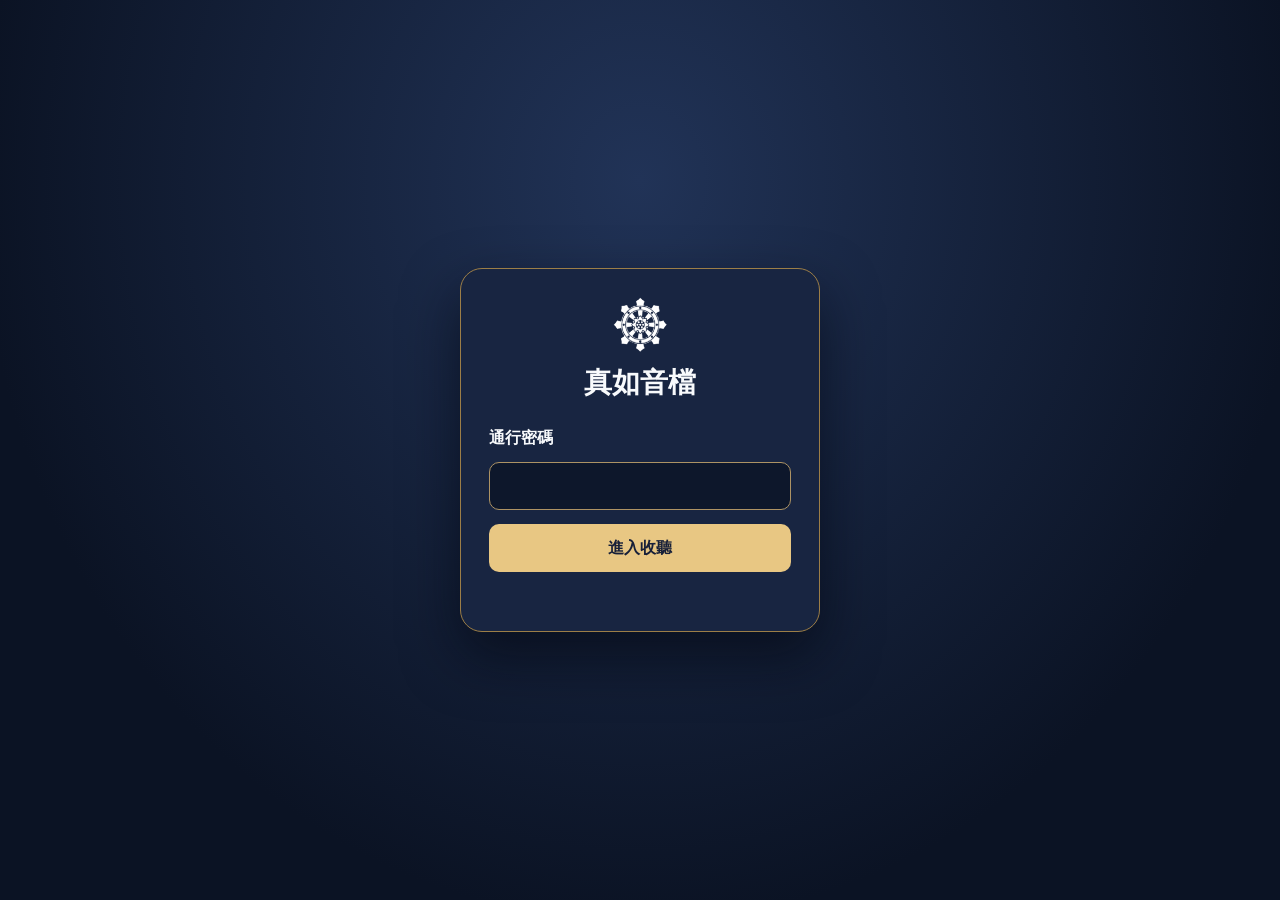
<file: shinnyoipod/index.html>
<!doctype html>
<html lang="zh-Hant">
<head>
  <meta charset="utf-8">
  <meta name="viewport" content="width=device-width, initial-scale=1">
  <meta name="robots" content="noindex">
  <title>真如音檔｜Shinnyo iPod</title>
  <link rel="icon" href="../assets/img/slogo.png">
  <link rel="stylesheet" href="../assets/css/style.css?v=4849b367">
  <link rel="stylesheet" href="../assets/css/ipod.css?v=1bab6c4c">
  <link rel="stylesheet" href="entry.css">
  <script src="../assets/js/theme.js?v=66407f46"></script>
  <script src="entry.js" defer></script>
  <script src="../assets/js/ipod.js?v=81d2d99d" defer></script>
</head>
<body>
  <section id="ipodGate" class="ipod-gate" aria-labelledby="ipodGateTitle">
    <div class="ipod-gate-card">
      <img src="../assets/img/slogo.png" width="56" height="56" alt="">
      <h1 id="ipodGateTitle">真如音檔</h1>
      <form id="ipodGateForm" method="post">
        <label for="ipodGateInput">通行密碼</label>
        <input type="password" id="ipodGateInput" inputmode="numeric" autocomplete="current-password" required>
        <button type="submit" id="ipodGateBtn">進入收聽</button>
        <p id="ipodGateMessage" role="status"></p>
      </form>
    </div>
  </section>

  <div class="talk-popover ipod-mode" id="talkPopover" hidden>
    <div class="talk-backdrop" aria-hidden="true"></div>
    <main class="talk-panel ipod" id="ipod" aria-labelledby="talkDialogTitle">
      <div class="ipod-screen-frame">
        <div class="ipod-screen">
          <div class="talk-head ipod-statusbar">
            <span class="ipod-repeat-badge ipod-mode-ic" id="ipodRepeatBadge" data-mode="normal" role="img" aria-label="播放模式：正常" title="播放模式：正常"><svg class="ic-mode-normal" viewBox="0 0 24 24" aria-hidden="true"><path d="M3 12h11"/><path d="M11 7l5 5-5 5"/><path d="M20 5v14"/></svg><svg class="ic-mode-all" viewBox="0 0 24 24" aria-hidden="true"><path d="M16 2.5l4 4-4 4"/><path d="M3 11.5v-1a4 4 0 0 1 4-4h13"/><path d="M8 21.5l-4-4 4-4"/><path d="M21 12.5v1a4 4 0 0 1-4 4H4"/></svg><svg class="ic-mode-one" viewBox="0 0 24 24" aria-hidden="true"><path d="M16 2.5l4 4-4 4"/><path d="M3 11.5v-1a4 4 0 0 1 4-4h13"/><path d="M8 21.5l-4-4 4-4"/><path d="M21 12.5v1a4 4 0 0 1-4 4H4"/><text class="ic-mode-num" x="12" y="15.6" text-anchor="middle">1</text></svg></span>
            <b id="talkDialogTitle">Shinnyo iPod 真如音檔</b>
            <span class="ipod-status-right">
              <span class="ipod-volume-wrap">
                <button type="button" class="ipod-volume-btn" id="ipodVolumeBtn" aria-haspopup="true" aria-expanded="false" aria-label="靜音">
                  <svg class="ic-vol-on" viewBox="0 0 24 24" fill="none" stroke="currentColor" stroke-width="2" stroke-linecap="round" stroke-linejoin="round" aria-hidden="true"><path d="M4 9v6h4l5 5V4L8 9H4z"/><path d="M16.2 8.8a5 5 0 0 1 0 6.4"/><path d="M18.6 6.2a9 9 0 0 1 0 11.6"/></svg>
                  <svg class="ic-vol-off" viewBox="0 0 24 24" fill="none" stroke="currentColor" stroke-width="2" stroke-linecap="round" stroke-linejoin="round" aria-hidden="true"><path d="M4 9v6h4l5 5V4L8 9H4z"/><path d="M15.6 9.4l5.4 5.4M21 9.4l-5.4 5.4"/></svg>
                </button>
                <div class="ipod-volume-pop" id="ipodVolumePop" hidden>
                  <div class="ipod-volume-row">
                    <input type="range" class="ipod-volume-range" id="ipodVolumeRange" min="0" max="100" step="1" value="100" aria-label="音量" />
                    <span class="ipod-volume-pct" id="ipodVolumePct">100%</span>
                  </div>
                </div>
              </span>
              <span class="ipod-battery" aria-hidden="true"></span>
            </span>
          </div>

          <div class="ipod-screen-body">
            <div class="talk-picker" id="talkPicker" hidden>
              <div class="talk-picker-head">
                <label class="sr-only" for="talkFilter">篩選真如音檔</label>
                <input type="search" id="talkFilter" placeholder="輸入關鍵字篩選…" autocomplete="off" />
                <span class="talk-picker-count" id="talkPickerCount"></span>
                <span class="ipod-share-slot" id="talkShareSlot"></span>
              </div>
              <ul class="talk-picker-list" id="talkPickerList" role="listbox" aria-label="真如音檔清單"></ul>
            </div>
            <div class="talk-pager" id="talkPager"></div>

            <div class="ipod-now">
              <div class="ipod-nowmeta" id="ipodNowMeta"></div>
              <div class="talk-list" id="talkList"></div>
              <div class="ipod-progress" id="ipodProgress">
                <span class="ipod-time" id="ipodTimeNow">0:00</span>
                <div class="ipod-bar" id="ipodBar" role="slider" tabindex="0"
                     aria-label="播放進度" aria-valuemin="0" aria-valuemax="100" aria-valuenow="0">
                  <i id="ipodBarFill"></i>
                </div>
                <span class="ipod-time" id="ipodTimeLeft">-0:00</span>
              </div>
            </div>
          </div>
        </div>
      </div>

      <div class="ipod-wheel" id="ipodWheel">
        <button type="button" class="ipod-key ipod-key-menu" data-ipod="menu"><span>menu</span></button>
        <button type="button" class="ipod-key ipod-key-prev" data-ipod="prev" aria-label="上一則">
          <span aria-hidden="true"><svg viewBox="0 0 24 14" fill="currentColor"><path d="M11.2 1.1 2.6 7l8.6 5.9zM21.6 1.1 13 7l8.6 5.9z"/></svg></span>
        </button>
        <button type="button" class="ipod-key ipod-key-next" data-ipod="next" aria-label="下一則">
          <span aria-hidden="true"><svg viewBox="0 0 24 14" fill="currentColor"><path d="M12.8 1.1 21.4 7l-8.6 5.9zM2.4 1.1 11 7l-8.6 5.9z"/></svg></span>
        </button>
        <button type="button" class="ipod-key ipod-key-play ipod-key-repeat" id="ipodRepeatKey" data-ipod="repeat" aria-label="播放模式：正常，按下切換">
          <span class="ipod-mode-ic" data-mode="normal" aria-hidden="true"><svg class="ic-mode-normal" viewBox="0 0 24 24" aria-hidden="true"><path d="M3 12h11"/><path d="M11 7l5 5-5 5"/><path d="M20 5v14"/></svg><svg class="ic-mode-all" viewBox="0 0 24 24" aria-hidden="true"><path d="M16 2.5l4 4-4 4"/><path d="M3 11.5v-1a4 4 0 0 1 4-4h13"/><path d="M8 21.5l-4-4 4-4"/><path d="M21 12.5v1a4 4 0 0 1-4 4H4"/></svg><svg class="ic-mode-one" viewBox="0 0 24 24" aria-hidden="true"><path d="M16 2.5l4 4-4 4"/><path d="M3 11.5v-1a4 4 0 0 1 4-4h13"/><path d="M8 21.5l-4-4 4-4"/><path d="M21 12.5v1a4 4 0 0 1-4 4H4"/><text class="ic-mode-num" x="12" y="15.6" text-anchor="middle">1</text></svg></span>
        </button>
        <div class="ipod-scroll" id="ipodScroll" aria-hidden="true"></div>
        <button type="button" class="ipod-select" id="ipodSelect" data-ipod="select" aria-label="播放">
          <span class="ipod-select-icon" aria-hidden="true">
            <svg class="ic-play" viewBox="0 0 14 16" fill="currentColor"><path d="M2.4 1 12.6 8 2.4 15z"/></svg>
            <svg class="ic-pause" viewBox="0 0 14 16" fill="currentColor"><rect x="2" y="1" width="3.8" height="14" rx=".8"/><rect x="8.2" y="1" width="3.8" height="14" rx=".8"/></svg>
          </span>
        </button>
      </div>

      <span class="ipod-wordmark" aria-hidden="true">Shinnyo iPod</span>
    </main>
  </div>

</body>
</html>
</file>
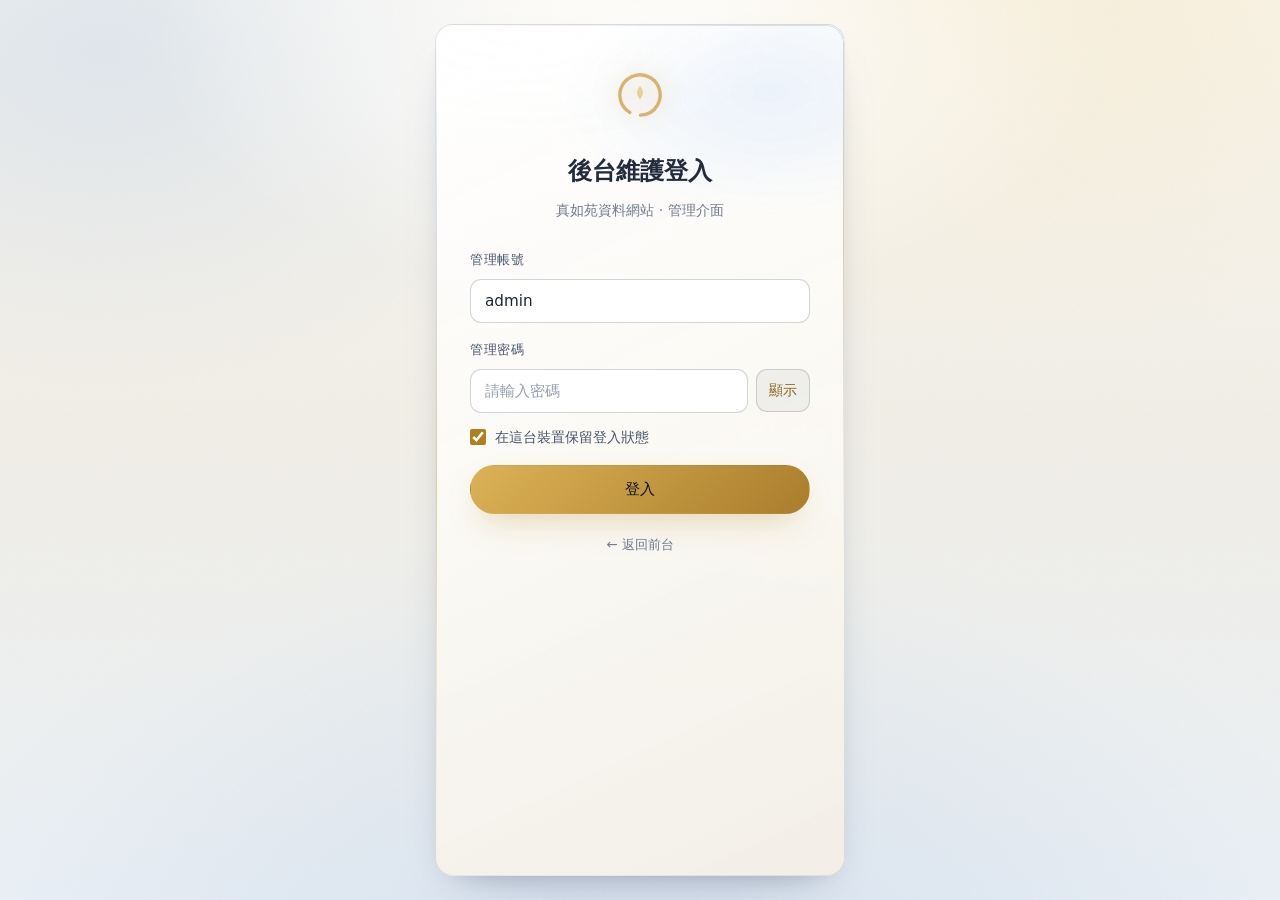
<file: admin.html>
<!DOCTYPE html>
<html lang="zh-Hant">
<head>
  <meta charset="UTF-8" />
  <meta name="viewport" content="width=device-width, initial-scale=1.0" />
  <title>後台維護｜真如苑資料網站</title>
  <meta name="theme-color" content="#0d1728" />
  <meta name="color-scheme" content="dark" />
  <meta name="referrer" content="strict-origin-when-cross-origin" />
  <link rel="stylesheet" href="assets/css/style.css?v=141" />
  <link rel="stylesheet" href="assets/css/admin.css?v=43" />
  <script src="assets/js/theme.js?v=4"></script>
  <script src="assets/js/scroll-top.js?v=2" data-keep-hash></script>
  <script src="assets/js/config.js?v=7" defer></script>
  <script src="assets/js/api.js?v=45" defer></script>
  <script src="assets/js/admin.js?v=73" defer></script>
  <link rel="icon" href="data:image/svg+xml,%3Csvg xmlns='http://www.w3.org/2000/svg' viewBox='0 0 100 100'%3E%3Ccircle cx='50' cy='50' r='38' fill='none' stroke='%23d4af68' stroke-width='7' stroke-linecap='round' stroke-dasharray='220 40'/%3E%3C/svg%3E" />
</head>
<body class="admin-body admin-auth-pending">
  <div class="bg-aura"></div>
  <div class="bg-grain"></div>

  <!-- 登入畫面 -->
  <div class="login-wrap" id="loginView">
    <div class="card login-card">
      <svg class="mark" viewBox="0 0 100 100"><circle cx="50" cy="50" r="36" fill="none" stroke="#d4af68" stroke-width="6" stroke-linecap="round" stroke-dasharray="205 50" transform="rotate(120 50 50)"/><path d="M50 34c-7 8-7 16 0 24 7-8 7-16 0-24z" fill="#e7cd8f"/></svg>
      <h1>後台維護登入</h1>
      <p>真如苑資料網站 · 管理介面</p>
      <div class="alert" id="loginAlert" role="alert" aria-live="polite"></div>
      <form id="loginForm">
        <div class="field">
          <label for="adminAccount">管理帳號</label>
          <input type="text" id="adminAccount" placeholder="請輸入帳號" autocomplete="username" value="admin" required />
        </div>
        <div class="field">
          <label for="pwd">管理密碼</label>
          <div class="password-row">
            <input type="password" id="pwd" placeholder="請輸入密碼" autocomplete="current-password" required />
            <button type="button" class="password-toggle" data-toggle-password="pwd">顯示</button>
          </div>
        </div>
        <label class="remember-row">
          <input type="checkbox" id="rememberLogin" checked />
          <span>在這台裝置保留登入狀態</span>
        </label>
        <button type="submit" class="btn btn-gold full" id="loginBtn">登入</button>
      </form>
      <p style="margin-top:18px;"><a href="index.html" style="color:var(--text-dim);font-size:.84rem;">← 返回前台</a></p>
    </div>
  </div>

  <!-- 後台主體 -->
  <div class="admin-shell" id="adminShell">
    <div class="topbar">
      <div class="container">
        <a class="brand" href="index.html">
          <svg class="mark" width="32" height="32" viewBox="0 0 100 100"><circle cx="50" cy="50" r="36" fill="none" stroke="#d4af68" stroke-width="6" stroke-linecap="round" stroke-dasharray="205 50" transform="rotate(120 50 50)"/></svg>
          <span><b>後台維護</b></span>
        </a>
        <div class="right">
          <span class="pill" id="modePill">已連線</span>
          <button type="button" class="btn btn-ghost btn-sm theme-toggle" id="themeToggleAdmin" data-theme-toggle aria-label="切換日間／夜間模式" title="切換日間／夜間模式">
            <svg class="ic-sun" viewBox="0 0 24 24" aria-hidden="true"><circle cx="12" cy="12" r="4.4"/><path d="M12 2.2v2.6M12 18.8v2.6M2.2 12h2.6M19.2 12h2.6M5.1 5.1l1.9 1.9M17 17l1.9 1.9M18.9 5.1L17 7M7 17l-1.9 1.9"/></svg>
            <svg class="ic-moon" viewBox="0 0 24 24" aria-hidden="true"><path d="M20.4 14.6A8.6 8.6 0 0 1 9.4 3.6a8.8 8.8 0 1 0 11 11z"/></svg>
            <span class="theme-auto-dot" aria-hidden="true"></span><span class="theme-toggle-text">日間模式</span>
          </button>
          <button class="btn btn-ghost btn-sm" id="recalcStatsBtn">重新計算統計</button>
          <button class="btn btn-ghost btn-sm" id="recalcLatestBtn">計算最新上架</button>
          <button class="btn btn-ghost btn-sm" id="loginLogBtn">登入紀錄</button>
          <button class="btn btn-ghost btn-sm" id="pwdBtn">修改密碼</button>
          <a href="index.html" class="btn btn-ghost btn-sm">看前台</a>
          <button class="btn btn-ghost btn-sm" id="logoutBtn">登出</button>
        </div>
      </div>
    </div>

    <div class="container admin-layout">
      <button type="button" class="mobile-tab-toggle" id="mobileTabToggle" aria-controls="tabs" aria-expanded="false">
        <span class="mobile-tab-hamburger" aria-hidden="true"><i></i><i></i><i></i></span>
        <span class="mobile-tab-label">分類選單</span>
        <span class="mobile-tab-current" id="mobileTabCurrent">最新消息</span>
      </button>
      <aside class="side" id="tabs"></aside>
      <main id="panels"></main>
    </div>
  </div>

  <!-- 編輯彈窗 -->
  <div class="modal-mask" id="modalMask" aria-hidden="true">
    <div class="card modal" id="modal" role="dialog" aria-modal="true" aria-labelledby="modalTitle">
      <button type="button" class="modal-close" id="modalClose" aria-label="關閉編輯視窗">×</button>
      <h3 id="modalTitle">編輯</h3>
      <div class="alert" id="modalAlert" role="alert" aria-live="polite"></div>
      <form id="recordForm"><div id="formFields"></div>
        <div class="modal-actions">
          <button type="button" class="btn btn-ghost" id="cancelBtn">取消</button>
          <button type="submit" class="btn btn-gold" id="saveBtn">儲存</button>
        </div>
      </form>
    </div>
  </div>

  <!-- 修改密碼彈窗 -->
  <div class="modal-mask" id="pwdMask" aria-hidden="true">
    <div class="card modal password-modal" role="dialog" aria-modal="true" aria-labelledby="pwdDialogTitle">
      <button type="button" class="modal-close" id="pwdClose" aria-label="關閉修改密碼視窗">×</button>
      <h3 id="pwdDialogTitle">修改管理密碼</h3>
      <div class="alert" id="pwdAlert" role="alert" aria-live="polite"></div>
      <form id="pwdForm">
        <label class="sr-only" for="pwdAccount">管理帳號</label>
        <input class="sr-only" type="text" id="pwdAccount" name="username" autocomplete="username" tabindex="-1" aria-hidden="true" />
        <div class="field">
          <label for="oldPwd">舊密碼</label>
          <div class="password-row">
            <input type="password" id="oldPwd" autocomplete="current-password" required />
            <button type="button" class="password-toggle" data-toggle-password="oldPwd">顯示</button>
          </div>
        </div>
        <div class="field">
          <label for="newPwd">新密碼（至少 8 碼）</label>
          <div class="password-row">
            <input type="password" id="newPwd" autocomplete="new-password" minlength="8" required />
            <button type="button" class="password-toggle" data-toggle-password="newPwd">顯示</button>
          </div>
          <div class="hint">系統只會儲存加密後的密碼，無法反查目前密碼。</div>
        </div>
        <div class="field">
          <label for="confirmPwd">確認新密碼</label>
          <div class="password-row">
            <input type="password" id="confirmPwd" autocomplete="new-password" minlength="8" required />
            <button type="button" class="password-toggle" data-toggle-password="confirmPwd">顯示</button>
          </div>
        </div>
        <div class="modal-actions">
          <button type="button" class="btn btn-ghost" id="pwdCancel">取消</button>
          <button type="submit" class="btn btn-gold">更新密碼</button>
        </div>
      </form>
    </div>
  </div>

  <!-- 登入紀錄彈窗 -->
  <div class="modal-mask" id="loginLogMask" aria-hidden="true">
    <div class="card modal login-log-modal" role="dialog" aria-modal="true" aria-labelledby="loginLogTitle">
      <button type="button" class="modal-close" id="loginLogClose" aria-label="關閉登入紀錄視窗">×</button>
      <h3 id="loginLogTitle">會員登入紀錄</h3>
      <div class="alert" id="loginLogAlert" role="alert" aria-live="polite"></div>
      <div class="login-log-toolbar">
        <div class="field login-log-search"><input type="search" id="loginLogFilter" placeholder="搜尋姓名或手機號碼…" autocomplete="off" /></div>
        <button type="button" class="btn btn-ghost btn-sm" id="loginLogRefresh">重新整理</button>
      </div>
      <p class="login-log-count" id="loginLogCount"></p>
      <div class="login-log-table-wrap">
        <table class="login-log-table">
          <thead><tr><th>時間</th><th>姓名</th><th>手機</th><th>裝置</th></tr></thead>
          <tbody id="loginLogBody"></tbody>
        </table>
      </div>
    </div>
  </div>

  <div class="page-jump" aria-label="頁面快速導覽">
    <button type="button" class="page-jump-btn" id="jumpTop" aria-label="回到最上方">
      <svg viewBox="0 0 24 24" aria-hidden="true"><path d="M6 14l6-6 6 6"/><path d="M12 8v12"/><path d="M5 4h14"/></svg>
    </button>
    <button type="button" class="page-jump-btn" id="jumpBottom" aria-label="前往最下方">
      <svg viewBox="0 0 24 24" aria-hidden="true"><path d="M6 10l6 6 6-6"/><path d="M12 4v12"/><path d="M5 20h14"/></svg>
    </button>
  </div>

  <div class="toast" id="toast" role="status" aria-live="polite"></div>
</body>
</html>
</file>
<file: assets/css/style.css>
:root{--ink-900:#0b1220;--ink-850:#101a2d;--ink-800:#14213a;--ink-700:#1b2b49;--ink-600:#26395e;--line:rgba(225, 188, 104, .26);--line-soft:rgba(255, 255, 255, .18);--gold-300:#f3d98f;--gold-400:#e2bd61;--gold-500:#d3a94d;--gold-600:#b78a35;--gold-glow:rgba(226, 189, 97, .42);--text:#f5f7fb;--text-soft:#c3ccdc;--text-dim:#8e9ab0;--radius:18px;--radius-sm:12px;--shadow:0 24px 62px -28px rgba(0, 0, 0, .7),0 14px 30px -18px rgba(130, 162, 220, .52),inset 0 1px 0 rgba(255,255,255,.12);--maxw:96%;--serif:"Noto Serif TC","Songti TC","PMingLiU",Georgia,serif;--sans:"Noto Sans TC","PingFang TC","Microsoft JhengHei",system-ui,sans-serif}*{box-sizing:border-box;margin:0;padding:0}html{scroll-behavior:smooth;scroll-padding-top:86px}.skip-link{position:fixed;left:16px;top:12px;z-index:9999;transform:translateY(-160%);padding:9px 14px;border-radius:10px;color:var(--ink-900);background:var(--gold-300);font-weight:700}.skip-link:focus{transform:translateY(0)}body{font-family:var(--sans);color:var(--text);background:#0d1728;line-height:1.75;-webkit-font-smoothing:antialiased;overflow-x:hidden}html.modal-open,html.modal-open body{overflow:hidden}html.member-locked main section.block{min-height:260px;isolation:isolate}html.member-locked main section.block>.container{filter:blur(7px);opacity:.38;pointer-events:none;user-select:none}.member-lock-bar{position:absolute;left:50%;top:50%;z-index:9;transform:translate(-50%,-50%);width:min(620px,calc(100% - 32px));min-height:54px;padding:12px 22px;border:1px solid rgba(255,244,190,.92);border-radius:999px;color:var(--ink-900);background:linear-gradient(135deg,#ffe999,#e6ba48 56%,#f7d46d);box-shadow:0 16px 42px -22px #000000e0,inset 0 1px #ffffffe0;cursor:pointer;font:inherit;font-weight:800;text-align:center;letter-spacing:.02em;transition:transform .2s ease,box-shadow .2s ease,filter .2s ease}.member-lock-bar:hover{filter:brightness(1.05);transform:translate(-50%,-50%) translateY(-2px)}.member-lock-bar:focus-visible{outline:3px solid rgba(255,255,255,.92);outline-offset:3px}.member-lock-bar[hidden]{display:none}.bg-aura{position:fixed;inset:0;z-index:-2;background:radial-gradient(760px 420px at 50% 4%,rgba(255,255,255,.2),transparent 64%),radial-gradient(520px 360px at 30% 18%,rgba(255,255,255,.12),transparent 68%),radial-gradient(560px 360px at 72% 18%,rgba(255,255,255,.12),transparent 68%),radial-gradient(1050px 680px at 78% -8%,rgba(226,189,97,.24),transparent 62%),radial-gradient(880px 560px at 8% 5%,rgba(76,118,178,.34),transparent 62%),radial-gradient(1100px 760px at 50% 115%,rgba(50,82,132,.34),transparent 68%),linear-gradient(180deg,#16243c 0,#101c30 44%,#111a2b)}.bg-grain{position:fixed;inset:0;z-index:-1;opacity:.032;pointer-events:none;background-image:url("data:image/svg+xml,%3Csvg xmlns='http://www.w3.org/2000/svg' width='120' height='120'%3E%3Cfilter id='n'%3E%3CfeTurbulence type='fractalNoise' baseFrequency='0.85' numOctaves='2'/%3E%3C/filter%3E%3Crect width='100%25' height='100%25' filter='url(%23n)'/%3E%3C/svg%3E")}a{color:inherit;text-decoration:none}img{max-width:100%;display:block}.container{width:100%;max-width:var(--maxw);margin:0 auto;padding:0 clamp(12px,1.8vw,24px)}.gold{color:var(--gold-400)}.muted{color:var(--text-soft)}.nav{position:fixed;top:0;left:0;right:0;z-index:100;color:#fff;text-shadow:0 1px 3px rgba(0,0,0,.4);border-bottom:1px solid rgba(255,255,255,.28);background:radial-gradient(560px 110px at 18% 0,rgba(255,255,255,.3),transparent 68%),radial-gradient(460px 100px at 82% 0,rgba(118,168,235,.26),transparent 64%),linear-gradient(105deg,#16243c 0,#30446c 28%,#f2f8ff 52%,#4c76b2 72%,#101c30);background-size:140% 100%,150% 100%,260% 100%;animation:blueWhiteGlowFlow 16s ease-in-out infinite,blueWhiteGlowPulse 5s ease-in-out infinite;transition:box-shadow .3s}.nav.scrolled{box-shadow:0 14px 34px -20px #0000008c}.load-progress{position:absolute;left:0;right:0;bottom:-1px;height:2px;z-index:5;overflow:hidden;pointer-events:none;opacity:0;transition:opacity .3s ease}.load-progress.is-active{opacity:1}.load-progress-fill{display:block;width:0;height:100%;border-radius:0 2px 2px 0;background:linear-gradient(90deg,#c81e2d,#ff3b30 45%,#ff6b4a);box-shadow:0 0 8px #ff3b30cc;transition:width .25s ease}@media(prefers-reduced-motion:reduce){.load-progress-fill{transition:none}}.nav .brand b,.nav .brand small{color:#fff!important}.nav .nav-links a{color:#fff;background:#ffffff29;border-color:#ffffff47}.nav .nav-links a.active,.nav .nav-links a:focus-visible,.nav .nav-links a:hover{color:#fff;background:#ffffff5c;border-color:#ffffffbf;box-shadow:none}.nav .nav-links a:first-child{--c:255,64,64}.nav .nav-links a:nth-child(2){--c:255,154,46}.nav .nav-links a:nth-child(3){--c:255,225,77}.nav .nav-links a:nth-child(4){--c:62,212,104}.nav .nav-links a:nth-child(5){--c:59,155,255}.nav .nav-links a:nth-child(6){--c:91,91,214}.nav .nav-links a:nth-child(7){--c:180,94,240}.nav .nav-links a:nth-child(-n+7){background:rgba(var(--c),.3);border-color:rgba(var(--c),.62)}.nav .nav-links a:nth-child(-n+7).active,.nav .nav-links a:nth-child(-n+7):focus-visible,.nav .nav-links a:nth-child(-n+7):hover{color:#fff;background:rgba(var(--c),.48);border-color:rgba(var(--c),.95);box-shadow:0 0 14px rgba(var(--c),.85),0 0 30px rgba(var(--c),.4)}.nav .nav-cta{background:#0000004d!important;border-color:#ffffffa6!important}.member-nav-btn{border:1px solid rgba(255,255,255,.36);border-radius:999px;background:#ffffff29;color:#fff;padding:9px 13px;font:inherit;font-size:.9rem;cursor:pointer}.member-nav-btn:focus-visible,.member-nav-btn:hover{background:#ffffff5c;border-color:#ffffffbf;outline:0}.member-nav-btn.is-logged-in{border-color:#b6e6c7b8;background:linear-gradient(135deg,#b6e6c747,#d4af6829);box-shadow:0 0 18px -10px #b6e6c7e6,inset 0 1px #ffffff2e}.nav .hamburger{color:#fff}.nav-inner{display:flex;align-items:center;gap:24px;height:70px}.brand{display:flex;align-items:center;gap:12px;font-family:var(--serif)}.brand .mark{width:42px;height:42px;flex:0 0 42px;object-fit:contain;filter:drop-shadow(0 0 10px rgba(231,205,143,.28))}.brand b{font-size:1.42rem;letter-spacing:.04em;white-space:nowrap}.brand small{display:block;color:var(--text-dim);font-size:.62rem;letter-spacing:.28em;font-family:var(--sans)}.nav-links{display:flex;gap:8px;margin-left:auto;align-items:center}.foot-links a,.nav-links a{display:inline-flex;align-items:center;justify-content:center;min-height:38px;padding:8px 16px;border:1px solid transparent;border-radius:999px;font-size:.92rem;font-weight:500;color:var(--text-soft);background:#ffffff09;position:relative;transition:color .25s,background .25s,border-color .25s,box-shadow .25s,transform .2s}.foot-links a:focus-visible,.foot-links a:hover,.nav-links a.active,.nav-links a:focus-visible,.nav-links a:hover{color:var(--gold-300);background:#d4af6817;border-color:#d4af6894;box-shadow:0 0 0 3px #d4af681a}.foot-links a:hover,.nav-links a:hover{transform:translateY(-1px)}.foot-links a:focus-visible,.nav-links a:focus-visible{outline:0}.talk-nav-btn{position:fixed;left:18px;top:50%;z-index:95;width:82px;height:82px;display:grid;place-items:center;align-content:center;gap:1px;padding:0;border:1px solid rgba(255,255,255,.28);border-radius:21px;color:var(--ink-900);background:radial-gradient(30px 24px at 30% 18%,rgba(255,255,255,.38),transparent 72%),linear-gradient(135deg,var(--gold-300),var(--gold-600));box-shadow:0 18px 42px -24px #000000c7,0 0 24px -12px #ffffffb8,inset 0 1px #ffffff61;font-family:var(--serif);font-size:1.12rem;font-weight:800;line-height:1.1;cursor:pointer;transform:translateY(-50%);transition:transform .2s,box-shadow .2s,border-color .2s}.talk-nav-btn span{display:block;letter-spacing:0}.live-nav-btn{left:auto;right:18px}.live-nav-btn.is-locked:after{content:"🔒";position:absolute;right:5px;bottom:4px;font-size:.62rem;line-height:1;filter:grayscale(1);opacity:.78}.talk-nav-btn:focus-visible,.talk-nav-btn:hover{border-color:#ffffff8c;box-shadow:0 22px 48px -24px #000000d1,0 0 30px -10px #ffffffd6,inset 0 1px #ffffff75;transform:translateY(-50%) translateY(-1px);outline:0}.hamburger{position:relative;margin-left:auto;width:48px;height:48px;padding:0;background:radial-gradient(28px 22px at 32% 18%,rgba(255,255,255,.26),transparent 72%),linear-gradient(150deg,#344870eb,#162239f0);border:1px solid rgba(255,255,255,.28);border-radius:15px;color:var(--gold-300);cursor:pointer;display:none;place-items:center;box-shadow:0 12px 30px -18px #000000b8,inset 0 1px #fff3;transition:color .2s,background .2s,border-color .2s,box-shadow .2s,transform .2s}.hamburger svg{width:25px;height:25px;filter:drop-shadow(0 0 8px rgba(243,217,143,.28))}.hamburger:focus-visible,.hamburger:hover{color:#fff4c6;border-color:#ffffff6b;box-shadow:0 16px 34px -20px #000000b8,0 0 22px -10px #ffffffb3,inset 0 1px #ffffff47;transform:translateY(-1px);outline:0}.hamburger.member-logged-in{color:#e7ffe9;border-color:#b6e6c7b8;background:radial-gradient(28px 22px at 32% 18%,rgba(255,255,255,.3),transparent 72%),linear-gradient(150deg,#4a775ceb,#1c3130f0);box-shadow:0 16px 34px -20px #000000b8,0 0 24px -8px #b6e6c7e6,inset 0 1px #ffffff47}.hamburger.member-logged-in:after{content:"";position:absolute;top:7px;right:7px;width:9px;height:9px;border:2px solid rgba(20,31,52,.92);border-radius:50%;background:#b6e6c7;box-shadow:0 0 12px #b6e6c7e0}.hero{position:relative;min-height:100vh;padding:148px 0 72px;text-align:center;overflow:hidden;display:flex;align-items:center;justify-content:center}.hero:before{content:"";position:absolute;left:50%;top:52%;width:min(1320px,68vw);aspect-ratio:1600/777;transform:translate(-50%,-50%);background:url(../img/hero-shinnyo-wash.png) center/contain no-repeat;background-image:image-set(url(../img/hero-shinnyo-wash.webp) type("image/webp"),url(../img/hero-shinnyo-wash.png) type("image/png"));border-radius:999px;opacity:.46;mix-blend-mode:screen;filter:saturate(.75) brightness(1.12);-webkit-mask-image:radial-gradient(ellipse at center,#000 0 58%,rgba(0,0,0,.78) 70%,transparent 100%);mask-image:radial-gradient(ellipse at center,#000 0 58%,rgba(0,0,0,.78) 70%,transparent 100%);pointer-events:none;z-index:0}.hero:after{content:"";position:absolute;left:50%;top:52%;width:min(1320px,68vw);aspect-ratio:1600/777;transform:translate(calc(-50% + 10px),calc(-50% + 12px));background:url(../img/hero-shinnyo-wash.png) center/contain no-repeat;background-image:image-set(url(../img/hero-shinnyo-wash.webp) type("image/webp"),url(../img/hero-shinnyo-wash.png) type("image/png"));border-radius:999px;opacity:.18;mix-blend-mode:multiply;filter:saturate(.35) brightness(.62) blur(.6px);-webkit-mask-image:radial-gradient(ellipse at center,#000 0 58%,rgba(0,0,0,.72) 70%,transparent 100%);mask-image:radial-gradient(ellipse at center,#000 0 58%,rgba(0,0,0,.72) 70%,transparent 100%);pointer-events:none;z-index:0}.hero .ensou{position:absolute;top:54%;left:50%;width:min(900px,124vw);aspect-ratio:1;transform:translate(-50%,-50%);opacity:.62;z-index:0;pointer-events:none;will-change:transform;animation:spin 38s linear infinite}@keyframes spin{to{transform:translate(-50%,-50%) rotate(360deg)}}@keyframes spinMobileOuter{to{transform:translate(-50%,-50%) rotate(360deg)}}.hero-content{position:relative;z-index:3}.eyebrow{display:inline-flex;align-items:center;gap:10px;font-size:.78rem;letter-spacing:.34em;color:var(--gold-300);text-transform:uppercase;margin-bottom:18px;padding:7px 16px;border:1px solid var(--line);border-radius:999px;background:#d4af680d}.eyebrow:after,.eyebrow:before{content:"";width:22px;height:1px;background:var(--gold-600)}.motif-row{display:flex;align-items:center;justify-content:center;gap:clamp(14px,2vw,26px);margin:4px 0 16px}.motif{width:clamp(36px,3.6vw,50px);height:auto;display:block;filter:drop-shadow(0 2px 5px rgba(0,0,0,.35));animation:motifFloat 5.2s ease-in-out infinite;will-change:transform}.motif:nth-child(2){animation-delay:.5s}.motif:nth-child(3){animation-delay:1s}.motif:nth-child(4){animation-delay:1.5s}@keyframes motifFloat{0%,to{transform:translateY(0)}50%{transform:translateY(-4px)}}html:not([data-theme=light]) .motif{filter:drop-shadow(0 0 6px rgba(255,255,255,.55)) drop-shadow(0 2px 5px rgba(0,0,0,.45))}@media(max-width:860px){.motif-row{gap:14px;margin:0 0 10px}}.hero h1{font-family:var(--serif);font-weight:600;line-height:1.18;font-size:clamp(2.9rem,7.6vw,5.8rem);letter-spacing:.03em;background:linear-gradient(180deg,#fff 10%,var(--gold-300) 130%);-webkit-background-clip:text;background-clip:text;color:transparent}.hero p.lead{max-width:640px;margin:16px auto 0;color:var(--text-soft);font-size:1.08rem}.hero-actions{margin-top:28px;display:flex;gap:14px;justify-content:center;flex-wrap:wrap}.sr-only{position:absolute;width:1px;height:1px;padding:0;margin:-1px;overflow:hidden;clip:rect(0,0,0,0);white-space:nowrap;border:0}.hero-search{width:min(460px,92%);margin:30px auto 0;display:flex;align-items:center;gap:10px;padding:8px;border:1px solid rgba(212,175,104,.32);border-radius:999px;background:#080d19a8;box-shadow:0 18px 48px -28px #000000e6,inset 0 1px #ffffff0a;backdrop-filter:blur(10px)}.hero-search:focus-within{border-color:#d4af68b8;box-shadow:0 0 0 4px #d4af681f,0 18px 48px -28px #000000e6}.hero-search input{min-width:0;flex:1;height:44px;border:0;outline:0;background:0 0;color:var(--text);font:inherit;padding:0 12px 0 18px}.hero-search input::placeholder{color:var(--text-dim)}.hero-search button{width:44px;height:44px;border:1px solid rgba(212,175,104,.45);border-radius:50%;display:grid;place-items:center;cursor:pointer;color:var(--ink-900);background:linear-gradient(135deg,var(--gold-400),var(--gold-600));transition:transform .2s,box-shadow .25s}.hero-search button:focus-visible,.hero-search button:hover{transform:translateY(-1px);box-shadow:0 10px 28px -16px var(--gold-glow);outline:0}.hero-search svg{width:19px;height:19px}.btn{display:inline-flex;align-items:center;gap:9px;cursor:pointer;padding:13px 26px;border-radius:999px;font-size:.96rem;font-weight:500;border:1px solid transparent;transition:transform .2s,box-shadow .3s,background .25s,color .25s}.btn:hover{transform:translateY(-2px)}.btn-gold{background:linear-gradient(135deg,var(--gold-400),var(--gold-600));color:var(--ink-900);box-shadow:0 14px 34px -12px var(--gold-glow)}.btn-gold:hover{box-shadow:0 18px 44px -10px var(--gold-glow)}.btn-ghost{border-color:var(--line);color:var(--text);background:#ffffff05}.btn-ghost:hover{border-color:var(--gold-500);color:var(--gold-300)}.search-popover{position:fixed;inset:0;z-index:180;display:grid;place-items:start center;padding:92px 18px 24px;background:#03060d7a;backdrop-filter:blur(8px)}.search-popover[hidden]{display:none!important}.search-panel{width:min(760px,100%);max-height:min(70vh,680px);overflow:hidden;border:1px solid rgba(212,175,104,.26);border-radius:18px;background:#0a1020f5;box-shadow:0 30px 80px -32px #000000f2}.search-panel-head{display:flex;align-items:center;justify-content:space-between;gap:16px;padding:16px 18px;border-bottom:1px solid var(--line-soft)}.search-panel-head b{font-family:var(--serif);color:var(--gold-300);font-size:1.12rem}.search-panel-head button{width:34px;height:34px;border:1px solid var(--line-soft);border-radius:50%;background:#ffffff08;color:var(--text-soft);cursor:pointer;font-size:1.4rem;line-height:1}.search-panel-head button:focus-visible,.search-panel-head button:hover{color:var(--gold-300);border-color:var(--gold-600);outline:0}.search-results{max-height:calc(min(70vh,680px) - 67px);overflow:auto;padding:12px}.search-result{display:block;padding:14px 16px;border:1px solid transparent;border-radius:12px;color:inherit}.search-result:focus-visible,.search-result:hover{border-color:#d4af6873;background:#d4af6812;outline:0}.search-result+.search-result{margin-top:8px}.search-result .type{display:inline-flex;margin-bottom:4px;color:var(--gold-300);font-size:.72rem;letter-spacing:.16em}.search-result b{display:block;color:var(--text);font-size:1rem}.search-result p{color:var(--text-soft);font-size:.88rem;margin-top:4px;line-height:1.55}.search-empty{color:var(--text-soft);text-align:center;padding:34px 18px}.stats{display:flex;gap:30px;justify-content:center;flex-wrap:wrap;margin-top:38px}.stat{text-align:center}.stat b{font-family:var(--serif);font-size:2.1rem;color:var(--gold-300);display:block;line-height:1}.stat span{font-size:.82rem;color:var(--text-dim);letter-spacing:.12em}.hero-features{position:absolute;inset:0;z-index:3;pointer-events:none}.hero-feature{position:absolute;width:clamp(320px,20vw,390px);min-height:146px;padding:22px 24px;border:1px solid rgba(255,255,255,.42);border-radius:18px;background:radial-gradient(260px 140px at 18% 0,rgba(255,255,255,.38),transparent 68%),radial-gradient(220px 120px at 88% 12%,rgba(242,210,126,.34),transparent 72%),linear-gradient(125deg,rgba(226,189,97,.3),transparent 34%),linear-gradient(135deg,#4565a0f0,#182848f5 48%,#7e5e26ad);background-size:100% 100%,100% 100%,220% 220%,220% 220%;box-shadow:0 28px 68px -28px #000000f0,0 0 34px -10px #ffffffb8,0 0 30px -8px #e2bd6194,inset 0 1px #ffffff57;backdrop-filter:blur(10px);display:flex;flex-direction:column;justify-content:center;gap:4px;text-align:left;pointer-events:auto;overflow:hidden;transition:transform .28s,border-color .28s,box-shadow .28s,background-position .7s;animation:featureGradient 9s ease-in-out infinite alternate}.hero-feature:before{content:"";position:absolute;inset:0;pointer-events:none;background:linear-gradient(115deg,transparent 0 34%,rgba(255,255,255,.24) 46%,transparent 58%),radial-gradient(160px 80px at 86% 18%,rgba(243,217,143,.2),transparent 72%);transform:translate(-120%);opacity:.72;transition:transform .72s ease}.hero-feature:after{content:"";position:absolute;top:50%;width:clamp(58px,5vw,112px);height:1px;background:linear-gradient(90deg,transparent,rgba(255,255,255,.78),rgba(226,189,97,.7));pointer-events:none;box-shadow:0 0 18px #ffffff6b}.hero-feature:hover{border-color:#ffffff61;transform:translateY(-6px) scale(1.015);background-position:0 0,100% 50%,100% 50%;box-shadow:0 28px 70px -34px #000000e6,0 0 38px -16px #ffffffc7,0 0 32px -14px #e2bd618c,inset 0 1px #ffffff3d}.hero-feature:hover:before{transform:translate(120%)}.hero-feature>*{position:relative;z-index:1}.hero-feature .mini-kicker{color:#ffe3a0;font-size:.68rem;letter-spacing:.24em;text-shadow:0 0 12px rgba(226,189,97,.46)}.hero-feature b{color:#fff;font-family:var(--serif);font-size:1.22rem;text-shadow:0 2px 12px rgba(0,0,0,.34),0 0 18px rgba(255,255,255,.28)}.hero-feature span:last-child{color:#f2f8ffe6;font-size:.94rem;line-height:1.55}@keyframes featureGradient{0%{background-position:0 0,0 50%,0 50%}to{background-position:0 0,100% 50%,100% 50%}}.hero-feature-1{left:9.2%;top:23.5%}.hero-feature-2{right:9.2%;top:23.5%}.hero-feature-3{left:9.2%;bottom:22%}.hero-feature-4{right:9.2%;bottom:22%}.hero-feature-1:after,.hero-feature-3:after{left:100%;background:linear-gradient(90deg,rgba(212,175,104,.58),transparent)}.hero-feature-2:after,.hero-feature-4:after{right:100%}section.block{padding:20px 0;position:relative;content-visibility:auto;contain-intrinsic-size:auto 720px}.feature-grid{grid-template-columns:repeat(auto-fit,minmax(220px,1fr))}#featureGrid,#home .section-head.center{display:none}#home{padding-top:22px}.section-head{width:100%;margin-bottom:16px;text-align:center;display:flex;flex-direction:column;align-items:center}.section-head .kicker{color:var(--gold-400);letter-spacing:.28em;font-size:.76rem;text-transform:uppercase}.section-head h2{font-family:var(--serif);font-weight:600;font-size:clamp(1.7rem,3.6vw,2.6rem);margin-top:8px;letter-spacing:.03em}.section-head h2,.section-head p{max-width:760px}.section-head p{color:var(--text-soft);margin:8px auto 0;max-width:620px}.section-head.center{text-align:center}.section-head.center p{margin-left:auto;margin-right:auto}.card{position:relative;background:radial-gradient(420px 190px at 20% 0,rgba(255,255,255,.22),transparent 62%),radial-gradient(320px 180px at 82% 8%,rgba(255,255,255,.12),transparent 66%),linear-gradient(155deg,#3a507ed1,#182742d6 58%,#111d32e6);border:1px solid rgba(255,255,255,.22);border-radius:var(--radius);padding:22px;box-shadow:var(--shadow);backdrop-filter:blur(6px);transition:transform .3s,border-color .3s,box-shadow .3s;overflow:hidden;height:100%;min-height:220px}.card:before{content:"";position:absolute;inset:0;border-radius:inherit;padding:1px;background:linear-gradient(150deg,rgba(255,255,255,.78),rgba(255,255,255,.3) 18%,rgba(226,189,97,.5) 42%,transparent 72%);-webkit-mask:linear-gradient(#000 0 0) content-box,linear-gradient(#000 0 0);-webkit-mask-composite:xor;mask-composite:exclude;opacity:.9;transition:opacity .3s;pointer-events:none}.card:after{content:"";position:absolute;inset:1px;border-radius:inherit;pointer-events:none;background:linear-gradient(180deg,rgba(255,255,255,.18),transparent 32%),radial-gradient(320px 90px at 28% 0,rgba(255,255,255,.22),transparent 70%);opacity:.92;z-index:2}.cafe-card:after{background:url(../img/coffee-steam.gif) no-repeat calc(100% - 16px) 14px/44px 44px,linear-gradient(180deg,rgba(255,255,255,.18),transparent 32%),radial-gradient(320px 90px at 28% 0,rgba(255,255,255,.22),transparent 70%)}.card:hover{transform:translateY(-7px);border-color:#ffffff57;box-shadow:0 36px 78px -30px #000000c7,0 20px 42px -22px #e2bd616b,0 0 34px -18px #ffffff8c}.card:hover:before{opacity:1}.card>*{position:relative;z-index:1}.line-card-share{position:absolute;bottom:12px;right:10px;z-index:5;display:inline-grid;place-items:center;min-width:42px;height:28px;padding:0 9px;border:1px solid rgba(255,255,255,.34);border-radius:999px;background:#06c755;color:#fff;font-size:.72rem;font-weight:800;line-height:1;letter-spacing:0;cursor:pointer;box-shadow:0 10px 24px -14px #000000bf;transition:transform .2s,filter .2s,box-shadow .2s}.latest-badge+.line-card-share{bottom:12px}.line-card-share:focus-visible,.line-card-share:hover{transform:translateY(-1px);filter:brightness(1.06);outline:2px solid rgba(255,255,255,.72);outline-offset:2px;box-shadow:0 14px 30px -16px #000000d1}.latest-badge{position:absolute;top:10px;right:10px;z-index:4;padding:4px 8px;border:1px solid rgba(255,255,255,.34);border-radius:999px;background:linear-gradient(135deg,#ffeeb5fa,#d19f42f0);color:#1d2638;box-shadow:0 8px 20px -12px #000000a6,0 0 18px #e2bd6152;font-size:.68rem;font-weight:700;line-height:1;white-space:nowrap;pointer-events:none}.dharma-item .latest-badge,.paper .latest-badge{top:12px;right:12px}.cafe-card .ep{padding-right:48px}.grid{display:grid;gap:16px;width:100%;align-items:stretch;grid-auto-rows:1fr;position:relative}.grid.can-swipe-next:after,.grid.can-swipe-prev:before,.talk-list.can-swipe-next:after,.talk-list.can-swipe-prev:before{position:absolute;top:50%;z-index:3;min-width:42px;height:24px;display:inline-flex;align-items:center;justify-content:center;border:1px solid rgba(255,255,255,.18);border-radius:999px;background:#0811229e;box-shadow:0 8px 22px #00000038;color:var(--gold-300);font-size:1rem;line-height:1;letter-spacing:2px;pointer-events:none;transform:translateY(-50%);animation:swipeHint 1.8s ease-in-out 3}.grid.can-swipe-prev:before,.talk-list.can-swipe-prev:before{content:"<<";left:14px}.grid.can-swipe-next:after,.talk-list.can-swipe-next:after{content:">>";right:14px}.talk-list.can-swipe-next:after,.talk-list.can-swipe-prev:before{display:none}.grid.slide-next>.card,.grid.slide-next>.grid-spacer{animation:cardPageNext .32s ease-out both}.grid.slide-prev>.card,.grid.slide-prev>.grid-spacer{animation:cardPagePrev .32s ease-out both}.grid.slide-next>.card:nth-child(2),.grid.slide-prev>.card:nth-child(2){animation-delay:35ms}.grid.slide-next>.card:nth-child(3),.grid.slide-prev>.card:nth-child(3){animation-delay:.07s}.grid.slide-next>.card:nth-child(4),.grid.slide-prev>.card:nth-child(4){animation-delay:.105s}.grid-spacer{visibility:hidden;min-height:1px}.grid.cols-8{grid-template-columns:repeat(8,1fr)}.grid.cols-5{grid-template-columns:repeat(5,1fr)}.grid.cols-4{grid-template-columns:repeat(4,1fr)}.grid.cols-3{grid-template-columns:repeat(3,1fr)}.grid.cols-2{grid-template-columns:repeat(2,1fr)}.compact-head{margin-top:0}.feature .ic{width:50px;height:50px;border-radius:14px;display:grid;place-items:center;background:#d4af681a;border:1px solid var(--line);margin-bottom:18px}.feature .ic svg{width:26px;height:26px;stroke:var(--gold-300);fill:none;stroke-width:1.6}.feature h3{font-family:var(--serif);font-size:1.22rem;margin-bottom:8px}.feature p{color:var(--text-soft);font-size:.94rem}.feature .more{margin-top:16px;color:var(--gold-300);font-size:.88rem;display:inline-flex;gap:6px;align-items:center}.feature:hover .more{gap:11px}.feature .more{transition:gap .25s}.annual-focus{margin:0 0 24px;min-height:0;padding:clamp(22px,3vw,34px)}.annual-focus .section-head{margin-bottom:18px}.annual-grid{display:grid;grid-template-columns:repeat(3,minmax(0,1fr));gap:16px}.annual-panel{min-height:150px;padding:18px 20px;border:1px solid var(--line-soft);border-radius:var(--radius-sm);background:#080d1947}.annual-panel .mini-kicker{display:block;color:var(--gold-400);font-size:.7rem;letter-spacing:.22em;margin-bottom:8px}.annual-panel h3{font-family:var(--serif);font-size:1.22rem;margin-bottom:8px}.annual-panel ol,.annual-panel p{color:var(--text-soft);font-size:.96rem;line-height:1.85}.annual-panel ol{padding-left:1.25em}.annual-panel li+li{margin-top:4px}.news-item{display:flex;gap:20px;align-items:flex-start}.news-date{flex:0 0 64px;text-align:center;font-family:var(--serif);border-right:1px solid var(--line);padding-right:18px}.news-date b{display:block;font-size:1.5rem;color:var(--gold-300);line-height:1}.news-date span{font-size:.72rem;color:var(--text-dim)}.news-body h3{font-size:1.08rem;margin-bottom:6px}.news-body p{color:var(--text-soft);font-size:.92rem}.news-card-image{position:relative;width:100%;aspect-ratio:16/9;margin-bottom:16px;overflow:hidden;border:1px solid rgba(255,255,255,.18);border-radius:13px;background:linear-gradient(135deg,#d4af681f,#ffffff0d);display:grid;place-items:center}.news-card-image img{width:100%;height:100%;display:block;object-fit:cover}.news-card-image img[hidden]{display:none}.news-card-image span{color:var(--text-dim);font-size:.76rem}.news-card-image.is-error{aspect-ratio:auto;min-height:52px}.pod{display:flex;flex-direction:column}.card.stack,.dharma-item,.pod{min-height:220px}.pod .ep{color:var(--gold-400);font-weight:600;letter-spacing:.1em;font-size:.8rem}.pod h3{font-family:var(--serif);font-size:1.18rem;margin:8px 0}.pod .meta{color:var(--text-dim);font-size:.82rem;margin-bottom:10px}.pod .play{margin-top:auto;padding-top:14px;display:inline-flex;align-items:center;gap:9px;color:var(--gold-300);font-size:.9rem}.pod .play .pbtn{width:34px;height:34px;border-radius:50%;display:grid;place-items:center;background:#d4af681f;border:1px solid var(--line)}.pod .play svg{width:14px;height:14px;fill:var(--gold-300)}.calendar-tabs,.dharma-tabs{width:min(100%,460px);margin:0 auto 18px;padding:5px;display:grid;grid-template-columns:repeat(2,minmax(0,1fr));gap:5px;border:1px solid rgba(255,255,255,.18);border-radius:14px;background:#0c182bad;box-shadow:inset 0 1px #ffffff12}.calendar-tabs button,.dharma-tabs button{min-height:44px;padding:9px 14px;border:1px solid transparent;border-radius:10px;background:0 0;color:var(--text-soft);font:inherit;font-weight:650;cursor:pointer;transition:color .2s,background .2s,border-color .2s,box-shadow .2s}.calendar-tabs button:focus-visible,.calendar-tabs button:hover,.dharma-tabs button:focus-visible,.dharma-tabs button:hover{color:var(--gold-300);border-color:#d4af6857;outline:0}.calendar-tabs button[aria-selected=true],.dharma-tabs button[aria-selected=true]{color:#fff4cf;border-color:#d4af6880;background:linear-gradient(145deg,#d4af683d,#d4af681a);box-shadow:0 8px 22px -14px #e2bd61b8,inset 0 1px #ffffff1f}.calendar-panel,.dharma-panel{width:100%}.calendar-panel[hidden],.dharma-panel[hidden]{display:none}.jump-picker{display:grid;gap:12px;width:min(100%,780px);margin:0 auto 20px}.jump-picker[hidden]{display:none}.jp-groups{display:flex;flex-wrap:wrap;justify-content:center;gap:5px;padding:5px;border:1px solid rgba(255,255,255,.18);border-radius:14px;background:#0c182bad;box-shadow:inset 0 1px #ffffff12}.jp-group{min-height:38px;padding:7px 14px;border:1px solid transparent;border-radius:10px;background:0 0;color:var(--text-soft);font:inherit;font-weight:650;letter-spacing:.02em;cursor:pointer;transition:color .2s,background .2s,border-color .2s,box-shadow .2s}.jp-group:focus-visible,.jp-group:hover{color:var(--gold-300);border-color:#d4af6857;outline:0}.jp-group[aria-selected=true]{color:#fff4cf;border-color:#d4af6880;background:linear-gradient(145deg,#d4af683d,#d4af681a);box-shadow:0 8px 22px -14px #e2bd61b8,inset 0 1px #ffffff1f}.jp-slots{display:grid;grid-template-columns:repeat(12,minmax(0,1fr));gap:6px}.jp-slot{min-height:42px;display:grid;place-items:center;padding:6px 4px;border:1px solid var(--line);border-radius:10px;background:#0c182b80;color:var(--text-soft);font-size:.86rem;font-weight:650;text-decoration:none;transition:color .2s,background .2s,border-color .2s,transform .2s,box-shadow .2s}a.jp-slot:focus-visible,a.jp-slot:hover{color:#fff4cf;border-color:#d4af688c;background:linear-gradient(145deg,#d4af6842,#d4af681a);transform:translateY(-2px);box-shadow:0 10px 22px -14px #e2bd61cc;outline:0}.jp-slot.is-off{opacity:.32;cursor:default}@media(max-width:860px){.jp-slots{grid-template-columns:repeat(6,minmax(0,1fr))}}@media(max-width:460px){.jp-slots{grid-template-columns:repeat(4,minmax(0,1fr))}.jp-group{padding:7px 10px;font-size:.88rem}}.cal-item{display:flex;align-items:center;gap:18px}.cal-chip{flex:0 0 70px;height:70px;border-radius:14px;display:grid;place-items:center;text-align:center;background:linear-gradient(160deg,#f3d98f3d,#e2bd6114);border:1px solid var(--line);font-family:var(--serif)}.cal-chip b{font-size:1.5rem;color:var(--gold-300);line-height:1}.cal-chip span{font-size:.68rem;color:var(--text-soft)}.cal-info h3{font-size:1.06rem}.cal-info .where{color:var(--text-dim);font-size:.85rem;margin-top:3px;display:flex;gap:8px;flex-wrap:wrap}.tag{font-size:.68rem;color:var(--gold-300);background:#d4af681a;border:1px solid var(--line);border-radius:999px;padding:1px 10px}.paper{display:flex;flex-direction:column}.paper{min-height:100%}.iya-item .muted.small{margin:8px 0 12px}.paper .cover{aspect-ratio:3/4;border-radius:var(--radius-sm);margin-bottom:16px;overflow:hidden;background:linear-gradient(160deg,#30446c,#172641);display:grid;place-items:center;border:1px solid rgba(255,255,255,.14);position:relative;container-type:inline-size;box-shadow:inset 0 1px #ffffff1a,0 14px 24px -18px #000000bf}.paper .cover img{width:100%;height:100%;object-fit:contain;background:#fff}.paper .cover img+.ph{display:none}.paper .cover.no-thumb .ph{display:block}.paper .cover.no-thumb{background:linear-gradient(180deg,#fbfaf6,#ebe3d6)}.paper .cover .ph{font-family:var(--serif);color:var(--gold-400);text-align:center;padding:16px}.paper .cover .ph b{font-size:1.8rem;display:block}.paper .cover .news-ph{position:absolute;inset:0;width:auto;height:auto;border-radius:inherit;padding:clamp(20px,8%,30px);display:flex;flex-direction:column;justify-content:center;align-items:flex-start;overflow:hidden;color:#172033;background:linear-gradient(90deg,rgba(231,205,143,.86) 0 30%,transparent 30%),linear-gradient(180deg,#fffdf8,#efe8da);box-shadow:none}.paper .cover .news-ph:after,.paper .cover .news-ph:before{content:"";position:absolute;background:#2292aa38}.paper .cover .news-ph:before{right:14px;top:14px;width:34%;height:28%;border-radius:4px}.paper .cover .news-ph:after{left:9%;bottom:25%;width:44%;height:26%;border-radius:4px;background:#d4754640}.paper .cover .news-ph-strip{position:absolute;right:8%;bottom:8%;width:28%;height:34%;border-radius:4px;background:#56754840}.paper .cover .news-ph-title{position:relative;z-index:1;color:#222b3d;font-size:clamp(1.65rem,10.2cqw,2.65rem);line-height:1.18;letter-spacing:0;text-align:left}.paper .cover .news-ph-mark{position:relative;z-index:1;margin-top:10px;color:#c8a45c;font-family:var(--sans);font-size:.58rem;letter-spacing:.22em}.paper .cover .news-ph b{position:absolute;right:9%;bottom:20%;z-index:1;color:#d4af68;font-size:clamp(1.08rem,5.2cqw,1.5rem);line-height:1}.paper .cover .news-ph em{position:absolute;right:9%;bottom:8%;z-index:1;color:#d4af68;font-style:normal;font-size:clamp(2.35rem,10.5cqw,3.25rem);line-height:1}.paper h3{font-size:.98rem;white-space:nowrap;overflow:hidden;text-overflow:ellipsis}.paper .issue{color:var(--text-dim);font-size:.8rem;margin-top:3px}.dharma-item{position:relative;padding-left:22px}.dharma-item:before{display:none}.dharma-cover{aspect-ratio:3/4;border-radius:var(--radius-sm);margin:0 0 16px -4px;overflow:hidden;background:linear-gradient(160deg,#30446c,#172641);display:grid;place-items:center;border:1px solid rgba(255,255,255,.14);box-shadow:inset 0 1px #ffffff1a,0 14px 24px -18px #000000bf}.dharma-cover img{width:100%;height:100%;object-fit:contain;background:#fff}.dharma-cover img+.ph{display:none}.dharma-cover.no-thumb .ph{display:block}.dharma-cover .ph{font-family:var(--serif);color:var(--gold-400);text-align:center;padding:16px}.dharma-cover .ph b{display:block;font-size:1.1rem}.dharma-cover .ph span{display:block;color:var(--text-soft);font-size:.82rem;margin-top:4px}.dharma-item .cat{color:var(--gold-400);font-size:.76rem;letter-spacing:.12em}.dharma-item h3{font-family:var(--serif);font-size:1.2rem;margin:6px 0 10px}.dharma-item p{color:var(--text-soft);font-size:.95rem}.dharma-item .date{color:var(--text-dim);font-size:.8rem;margin-top:auto;padding-top:14px}.dharma-item .dharma-read{margin-top:6px;padding-top:0;font-weight:600}.tool-card{display:flex;flex-direction:column;justify-content:center;min-height:190px}.tool-card:after{background:url(../img/ferris-wheel.gif) no-repeat calc(100% - 14px) 12px/46px 46px,linear-gradient(180deg,rgba(255,255,255,.18),transparent 32%),radial-gradient(320px 90px at 28% 0,rgba(255,255,255,.22),transparent 70%)}.tool-card .tool-mark{margin-right:48px}.tool-card .tool-mark{width:44px;height:44px;border-radius:12px;display:grid;place-items:center;margin-bottom:16px;color:var(--ink-900);background:linear-gradient(135deg,var(--gold-300),var(--gold-600));font-weight:700}.tool-card .latest-badge{position:static;align-self:flex-start;margin:-8px 0 12px}.tool-card h3{font-family:var(--serif);font-size:1.16rem;margin-bottom:8px}.tool-card .more-link{margin-top:auto;padding-top:14px}footer.site{padding:16px 0;margin-top:4px;color:#fff;text-shadow:0 1px 3px rgba(0,0,0,.62);background:radial-gradient(520px 120px at 18% 0,rgba(255,255,255,.28),transparent 68%),radial-gradient(460px 110px at 82% 0,rgba(118,168,235,.24),transparent 64%),linear-gradient(105deg,#16243c 0,#30446c 28%,#f2f8ff 52%,#4c76b2 72%,#101c30);background-size:140% 100%,150% 100%,260% 100%;animation:blueWhiteGlowFlow 16s ease-in-out infinite,blueWhiteGlowPulse 5s ease-in-out infinite}footer.site .foot-brand,footer.site .foot-brand small,footer.site .foot-brand span{color:#fff!important}.foot-grid{display:flex;justify-content:space-between;align-items:center;gap:22px;flex-wrap:wrap}.foot-brand{font-family:var(--serif);color:var(--text);display:flex;align-items:center;gap:12px}.foot-brand .mark{width:34px;height:34px;flex:0 0 34px;object-fit:contain;filter:drop-shadow(0 0 8px rgba(231,205,143,.22))}.foot-links{display:flex;gap:8px;align-items:center;justify-content:flex-end;flex-wrap:wrap;font-size:.92rem}.foot-note{width:100%;margin:16px auto 0;font-size:.82rem;line-height:1.7;text-align:center}.foot-bottom{display:flex;justify-content:center;align-items:center;gap:6px 20px;flex-wrap:wrap;margin-top:0;font-size:1rem;color:#fff;font-weight:600}.demo-banner{appearance:none;position:fixed;bottom:18px;left:50%;transform:translate(-50%);z-index:90;padding:10px 20px;border-radius:999px;font-size:.8rem;font-weight:600;font-family:var(--sans);color:var(--ink-900);border:1px solid rgba(255,255,255,.72);background:radial-gradient(90px 38px at 18% 0,rgba(255,255,255,.96),transparent 72%),linear-gradient(110deg,#ffffffeb,#fff9e2e6,#ebf8ffe6,#fffffff0);box-shadow:0 10px 30px -18px #0f172a61,0 0 26px #ffffff94;text-shadow:0 1px 0 rgba(255,255,255,.92);cursor:pointer}.demo-banner b{color:var(--ink-900)}html.talk-open,html.talk-open body{overflow:hidden}.talk-popover[hidden]{display:none}.talk-popover{position:fixed;inset:0;z-index:10000;display:grid;place-items:center;padding:18px;isolation:isolate}.talk-backdrop{position:absolute;inset:0;z-index:0;background:#050a1494;backdrop-filter:blur(4px)}.talk-panel{position:relative;z-index:1;width:min(520px,100%);display:flex;flex-direction:column;height:auto;max-height:min(86vh,760px);max-height:min(86dvh,760px);overflow:hidden;border:1px solid rgba(255,255,255,.22);border-radius:18px;background:radial-gradient(420px 190px at 20% 0,rgba(255,255,255,.22),transparent 62%),linear-gradient(155deg,#3a507ef0,#0c1527f7);box-shadow:0 34px 84px -36px #000000e0,inset 0 1px #ffffff2e}.talk-head{flex:0 0 auto;display:flex;justify-content:space-between;align-items:center;gap:14px;padding:16px 18px;border-bottom:1px solid rgba(255,255,255,.14)}.talk-head b{font-family:var(--serif);font-size:1.18rem;color:var(--text)}.talk-head button{width:34px;height:34px;border:1px solid rgba(255,255,255,.22);border-radius:50%;background:#ffffff0f;color:var(--text);font-size:1.4rem;line-height:1;cursor:pointer}.talk-list{position:relative;flex:0 0 auto;display:grid;align-content:start;gap:10px;min-height:0;max-height:none;overflow-x:hidden;overflow-y:hidden;overscroll-behavior:contain;-webkit-overflow-scrolling:touch;padding:18px;touch-action:pan-y}.talk-list.slide-next .talk-item{animation:cardPageNext .32s ease-out both}.talk-list.slide-prev .talk-item{animation:cardPagePrev .32s ease-out both}.talk-picker{flex:1 1 auto;display:flex;flex-direction:column;min-height:0;margin:0 18px 14px;overflow:hidden;border:1px solid rgba(255,255,255,.14);border-radius:14px;background:#ffffff0a}.talk-picker[hidden]{display:none}.talk-picker-head{flex:0 0 auto;display:flex;align-items:center;gap:10px;padding:10px 12px;border-bottom:1px solid rgba(255,255,255,.12)}.talk-picker-head input{flex:1 1 auto;min-width:0;min-height:38px;padding:8px 12px;border:1px solid rgba(255,255,255,.16);border-radius:10px;background:#0911208c;color:var(--text);font:inherit;font-size:.9rem}.talk-picker-head input::placeholder{color:var(--text-dim)}.talk-picker-head input:focus{outline:0;border-color:var(--gold-500);box-shadow:0 0 0 3px #d4af6824}.talk-picker-count{flex:0 0 auto;color:var(--text-dim);font-size:.78rem;white-space:nowrap}.talk-picker-list{flex:1 1 auto;min-height:0;display:grid;align-content:start;gap:6px;margin:0;padding:8px;list-style:none;overflow-y:auto;overscroll-behavior:contain}.talk-pick{width:100%;display:grid;grid-template-columns:30px minmax(0,1fr) auto;align-items:center;gap:10px;padding:9px 11px;border:1px solid transparent;border-radius:11px;background:#ffffff0b;color:var(--text);font:inherit;text-align:left;cursor:pointer;transition:background .2s,border-color .2s,color .2s}.talk-pick:focus-visible,.talk-pick:hover{border-color:#d4af6873;background:#d4af681a;outline:0}.talk-pick.is-active{border-color:#d4af689e;background:linear-gradient(145deg,#d4af6842,#d4af681a);box-shadow:inset 0 1px #ffffff1f}.talk-pick-no{font-family:var(--serif);font-size:.92rem;color:var(--gold-300);text-align:center}.talk-pick-body{min-width:0;display:grid;gap:2px}.talk-pick-body b,.talk-pick-body small{overflow:hidden;text-overflow:ellipsis;white-space:nowrap}.talk-pick-body b{font-weight:600;font-size:.94rem}.talk-pick-body small{color:var(--text-soft);font-size:.78rem}.talk-pick-state{color:var(--gold-300);font-size:.72rem;font-weight:700;white-space:nowrap}.talk-pick-empty{padding:22px 12px;color:var(--text-dim);text-align:center;font-size:.88rem}.talk-pager{flex:0 0 auto;display:flex;align-items:center;justify-content:center;gap:10px;padding:0 18px 16px}.talk-page-btn{min-width:74px;height:34px;border:1px solid rgba(255,255,255,.18);border-radius:10px;background:#ffffff13;color:var(--text);cursor:pointer}.talk-page-btn:disabled{opacity:.42;cursor:default}.talk-page-info{min-width:44px;text-align:center;color:var(--text-soft);font-size:.88rem}.talk-item{display:grid;grid-template-columns:44px minmax(0,1fr) auto;gap:12px;align-items:center;padding:18px;border:1px solid rgba(255,255,255,.14);border-radius:14px;background:#ffffff0e}.talk-item .line-card-share{position:static;grid-column:3;grid-row:1;align-self:start;justify-self:end}.talk-icon{grid-column:1;grid-row:1;width:44px;height:44px;display:grid;place-items:center;border-radius:13px;color:var(--ink-900);background:linear-gradient(135deg,var(--gold-300),var(--gold-600));font-weight:700}.talk-item>div{grid-column:2;grid-row:1;display:grid;gap:6px;min-width:0}.talk-item h3{margin:0;font-family:var(--serif);font-size:1.05rem}.talk-item p{margin:0;color:var(--text-soft);font-size:.9rem;line-height:1.55}.talk-item .more-link{margin-top:8px}.talk-item a[target=_blank]{display:none}.talk-audio{display:block;grid-column:1/-1;grid-row:2;width:100%;max-width:528px;margin:12px auto 0;border-radius:999px}.talk-embed{display:block;width:100%;height:220px;margin-top:10px;border:1px solid rgba(255,255,255,.16);border-radius:14px;background:#00000047}.member-popover[hidden]{display:none}.member-popover{position:fixed;inset:0;z-index:10010;display:grid;place-items:center;padding:18px}.member-backdrop{position:absolute;inset:0;background:#050a149e;backdrop-filter:blur(5px)}.member-panel{position:relative;z-index:1;width:min(430px,100%);max-height:calc(100dvh - 36px);padding:26px;overflow-y:auto;border:1px solid rgba(255,255,255,.22);border-radius:18px;background:radial-gradient(420px 190px at 20% 0,rgba(255,255,255,.22),transparent 62%),linear-gradient(155deg,#3a507ef5,#0c1527fa);box-shadow:0 34px 84px -36px #000000e0,inset 0 1px #ffffff2e}.member-close{position:absolute;top:14px;right:14px;width:34px;height:34px;border:1px solid rgba(255,255,255,.22);border-radius:50%;background:#ffffff0f;color:var(--text);font-size:1.35rem;line-height:1;cursor:pointer}.member-panel h2{margin:0 0 8px;padding-right:44px;font-family:var(--serif);font-size:clamp(1.72rem,8vw,2.25rem)}.member-current{display:flex;align-items:center;justify-content:space-between;gap:10px;margin:4px 0 12px;padding:10px 12px;border:1px solid rgba(182,230,199,.28);border-radius:12px;background:#5fa07c1f;color:#c9f1d7;font-weight:700}.member-current[hidden]{display:none}.member-current span{min-width:0;overflow-wrap:anywhere}.member-current button{flex:0 0 auto;min-height:34px;padding:0 14px;border:1px solid rgba(255,255,255,.22);border-radius:10px;background:#ffffff14;color:var(--text);font:inherit;cursor:pointer}.member-current button:focus-visible,.member-current button:hover{border-color:#d4af6894;color:var(--gold-300)}.member-note{margin:0 0 12px;padding:10px 12px;border:1px solid rgba(212,175,104,.4);border-radius:12px;background:#d4af681a;color:var(--gold-300);line-height:1.6;white-space:pre-wrap;overflow-wrap:anywhere}.member-note[hidden],.member-note-modal[hidden]{display:none}.member-note-modal{position:fixed;inset:0;z-index:10020;display:grid;place-items:center;padding:18px}.member-note-modal-backdrop{position:absolute;inset:0;background:#050a14a8;backdrop-filter:blur(5px)}.member-note-modal-panel{position:relative;z-index:1;width:min(460px,100%);max-height:calc(100dvh - 36px);padding:26px;overflow-y:auto;border:1px solid rgba(212,175,104,.45);border-radius:18px;background:radial-gradient(420px 190px at 20% 0,rgba(243,217,143,.18),transparent 62%),linear-gradient(155deg,#3a507ef5,#0c1527fa);box-shadow:0 34px 84px -36px #000000e0,inset 0 1px #ffffff2e}.member-note-modal-panel h2{margin:0 0 14px;padding-right:44px;font-family:var(--serif);font-size:clamp(1.2rem,4.5vw,1.4rem);color:var(--gold-300)}.member-note-modal-text{margin:0 0 18px;color:var(--text);font-size:.96rem;line-height:1.7;white-space:pre-wrap;overflow-wrap:anywhere}.member-note-modal-ok{width:100%}.member-note-label{display:block;margin:0 0 6px;color:var(--gold-300);letter-spacing:.06em;font-weight:700;font-size:.84rem}.member-note-text{white-space:pre-wrap;overflow-wrap:anywhere}.member-note-text+.member-note-label{margin-top:16px}.member-directory{display:grid;gap:9px;margin:0 0 14px;padding:12px;border:1px solid rgba(212,175,104,.25);border-radius:12px;background:#09112042}.member-directory[hidden]{display:none}.member-directory-head{display:flex;align-items:center;justify-content:space-between;gap:10px;color:var(--gold-300)}.member-directory-head span{color:var(--text-dim);font-size:.8rem}.member-directory-list{display:grid;gap:7px;max-height:230px;overflow-y:auto}.member-directory-card{display:grid;gap:2px;padding:9px 10px;border:1px solid rgba(255,255,255,.1);border-radius:10px;background:#ffffff0a}.member-directory-card b{color:var(--text);font-size:.95rem}.member-directory-card span{color:var(--text-soft);font-size:.82rem}.member-directory-empty{color:var(--text-dim);font-size:.86rem;line-height:1.5}.member-status{margin:0 0 14px;color:var(--text-soft);line-height:1.55;font-weight:600;text-align:center}.member-status.ok{color:#b6e6c7}.member-status.err{color:#f0b9b9}.member-tabs{display:grid;grid-template-columns:1fr 1fr;gap:8px;width:min(100%,420px);margin:0 auto 16px}.member-tabs[hidden]{display:none}.member-tabs:not(.member-settings-tabs){padding:5px;gap:5px;border:1px solid rgba(255,255,255,.18);border-radius:14px;background:#0c182bad;box-shadow:inset 0 1px #ffffff12}.member-tabs button{height:44px;border:1px solid transparent;border-radius:10px;background:0 0;color:var(--text-soft);cursor:pointer}.member-tabs button.active{border-color:#d4af6885;color:#fff4cf;background:linear-gradient(145deg,#d4af683d,#d4af681a);box-shadow:0 8px 22px -14px #e2bd61b8,inset 0 1px #ffffff1f}.member-form{display:none;gap:12px}.member-form.active{display:grid}.member-register-notice{margin:0;padding:12px 14px;border:1px solid rgba(212,175,104,.44);border-radius:11px;background:#d4af681a;color:#ffe5a0;font-size:.9rem;line-height:1.65;text-align:left}.member-form label{display:grid;gap:6px;text-align:left;color:var(--text-soft);font-size:.85rem}.member-form input{width:100%;border:1px solid rgba(255,255,255,.14);border-radius:11px;background:#121f36b8;color:var(--text);min-height:52px;padding:13px 16px;font:inherit;font-size:1.05rem}.member-form input::placeholder{color:#d8e2f275}.member-form input[readonly]{color:var(--text-dim);background:#121f366b;cursor:not-allowed}.member-form input:focus{outline:0;border-color:var(--gold-500);box-shadow:0 0 0 3px #d4af681f}.member-settings-tabs{grid-template-columns:repeat(3,1fr)}.member-settings-tabs button{font-size:.92rem}.member-form textarea{width:100%;min-height:120px;padding:13px 16px;border:1px solid rgba(255,255,255,.14);border-radius:11px;background:#121f36b8;color:var(--text);font:inherit;font-size:1.05rem;line-height:1.6;resize:vertical}.member-form textarea::placeholder{color:#d8e2f275}.member-form textarea:focus{outline:0;border-color:var(--gold-500);box-shadow:0 0 0 3px #d4af681f}.member-hint{margin-top:-4px;color:var(--text-dim);font-size:.82rem;line-height:1.45}.member-form .member-submit{justify-self:center;display:inline-flex;align-items:center;justify-content:center;width:min(240px,72%);min-height:54px;margin-top:2px;padding:0 32px;font-size:1rem;text-align:center}.member-form .member-submit:disabled{opacity:.72;cursor:wait}.member-form .member-code-request{justify-self:stretch;min-height:44px}@media(max-width:640px){.talk-popover{padding:12px;align-items:center}.talk-panel{width:100%;max-height:calc(100vh - 24px);max-height:calc(100dvh - 24px)}.talk-list{padding:14px}.talk-picker{margin:0 14px 12px}.talk-pager{padding:0 14px 14px}}@keyframes rainbowFlow{0%{background-position:0 50%}to{background-position:400% 50%}}@keyframes rainbowGlow{0%,to{box-shadow:0 8px 26px -6px #0000008c,0 0 16px #ffffff40}50%{box-shadow:0 8px 30px -4px #0000008c,0 0 30px #ff78dc8c}}@keyframes whiteGlowFlow{0%,to{background-position:0 50%,100% 50%,0 50%}50%{background-position:100% 50%,0 50%,100% 50%}}@keyframes whiteGlowPulse{0%,to{box-shadow:inset 0 1px #fffffff2,0 -8px 28px #ffffff94,0 0 22px #fff8dc6b}50%{box-shadow:inset 0 1px #fff,0 -10px 38px #ffffffdb,0 0 34px #e7f7ffb8}}@keyframes monoGlowFlow{0%,to{background-position:0 50%,0 50%}50%{background-position:100% 50%,100% 50%}}@keyframes monoGlowPulse{0%,to{box-shadow:inset 0 1px #ffffff38,0 -8px 28px #00000038,0 0 18px #ffffff2e}50%{box-shadow:inset 0 1px #ffffff61,0 -10px 34px #0000004d,0 0 28px #ffffff52}}@keyframes blueWhiteGlowFlow{0%,to{background-position:0 50%,100% 50%,0 50%}50%{background-position:100% 50%,0 50%,100% 50%}}@keyframes blueWhiteGlowPulse{0%,to{box-shadow:inset 0 1px #ffffff3d,0 0 18px #4c76b22e}50%{box-shadow:inset 0 1px #ffffff6b,0 0 30px #f2f8ff52}}@keyframes cardPageNext{0%{opacity:.35;transform:translate(34px) scale(.985)}to{opacity:1;transform:translate(0) scale(1)}}@keyframes cardPagePrev{0%{opacity:.35;transform:translate(-34px) scale(.985)}to{opacity:1;transform:translate(0) scale(1)}}@keyframes swipeHint{0%,to{opacity:.52;transform:translateY(-50%) translate(0)}45%{opacity:1;transform:translateY(-50%) translate(4px)}70%{opacity:.82;transform:translateY(-50%) translate(-3px)}}.page-jump{position:fixed;right:18px;bottom:18px;z-index:90;display:grid;gap:8px}.page-jump-btn{width:44px;height:44px;display:grid;place-items:center;border:1px solid rgba(255,255,255,.24);border-radius:14px;color:var(--gold-300);background:radial-gradient(26px 20px at 32% 18%,rgba(255,255,255,.24),transparent 72%),linear-gradient(150deg,#344870e0,#121d32f0);box-shadow:0 16px 36px -24px #000000c2,0 0 24px -14px #ffffff94,inset 0 1px #ffffff2e;cursor:pointer;transition:transform .2s,border-color .2s,color .2s,box-shadow .2s}.page-jump-btn:focus-visible,.page-jump-btn:hover{color:#fff4c6;border-color:#ffffff6b;transform:translateY(-2px);box-shadow:0 18px 40px -24px #000c,0 0 28px -12px #ffffffb8,inset 0 1px #ffffff47;outline:0}.page-jump-btn svg{width:22px;height:22px;fill:none;stroke:currentColor;stroke-width:2;stroke-linecap:round;stroke-linejoin:round}.live-video-modal[hidden]{display:none}.live-video-modal{position:fixed;inset:0;z-index:200;display:grid;place-items:center;padding:24px}.live-video-backdrop{position:absolute;inset:0;background:#060a14c2;backdrop-filter:blur(8px)}.live-video-panel{position:relative;width:min(1040px,92vw);border:1px solid rgba(255,255,255,.22);border-radius:20px;padding:16px;background:radial-gradient(520px 220px at 18% 0,rgba(255,255,255,.16),transparent 62%),linear-gradient(155deg,#20304ef5,#090f1dfa);box-shadow:0 30px 90px -36px #000000eb,0 0 44px -18px #ffffff94}.live-video-frame{position:relative;aspect-ratio:16/9;overflow:hidden;border-radius:14px;background:#0000005c}.live-video-frame iframe{position:absolute;inset:0;width:100%;height:100%;border:0}.live-video-launch{display:grid;place-items:center;min-height:min(56vw,520px);background:radial-gradient(420px 220px at 50% 20%,rgba(255,255,255,.12),transparent 68%),linear-gradient(155deg,#16233aeb,#060a14f5)}.live-launch-inner{display:grid;justify-items:center;gap:12px;max-width:560px;padding:28px;text-align:center}.live-launch-icon{width:64px;height:64px;display:grid;place-items:center;border-radius:50%;color:var(--ink-900);background:linear-gradient(135deg,var(--gold-300),var(--gold-600));box-shadow:0 0 28px -10px #f3d98fe0}.live-launch-icon svg{width:30px;height:30px;fill:currentColor}.live-launch-inner h3{font-family:var(--serif);font-size:clamp(1.25rem,2.4vw,1.9rem)}.live-launch-inner p{color:var(--text-soft);font-size:.95rem}.live-video-close{position:absolute;right:-14px;top:-14px;width:40px;height:40px;display:grid;place-items:center;border-radius:50%;border:1px solid rgba(255,255,255,.26);color:var(--gold-300);background:#101a2df5;box-shadow:0 12px 30px -18px #000c;cursor:pointer}.live-video-close svg{width:20px;height:20px;fill:none;stroke:currentColor;stroke-width:2;stroke-linecap:round}.live-video-actions{display:flex;align-items:center;flex-wrap:wrap;gap:10px 14px;margin-top:12px;color:var(--text-soft);font-size:.88rem}.live-source-link{display:inline-flex;color:var(--gold-300);font-size:.9rem}.live-source-link.primary{min-height:36px;align-items:center;padding:7px 14px;border:1px solid rgba(255,255,255,.24);border-radius:999px;color:var(--ink-900);background:linear-gradient(135deg,var(--gold-300),var(--gold-600));box-shadow:0 12px 28px -18px var(--gold-glow);font-weight:700}.live-line-share{width:38px;height:38px;display:inline-grid;place-items:center;border-radius:50%;color:#fff;background:radial-gradient(circle at 30% 20%,rgba(255,255,255,.45),transparent 32%),linear-gradient(135deg,#20d15c,#06a63f);border:1px solid rgba(255,255,255,.32);box-shadow:0 14px 28px -18px #20d15cf2,inset 0 1px #ffffff47;transition:transform .2s ease,box-shadow .2s ease,filter .2s ease}.live-line-share:focus-visible,.live-line-share:hover{transform:translateY(-2px);filter:brightness(1.08);box-shadow:0 18px 32px -18px #20d15c,0 0 0 4px #20d15c2e,inset 0 1px #ffffff59;outline:0}.live-line-share svg{width:24px;height:24px;display:block;fill:currentColor}.live-line-share svg path+path{fill:#06a63f}.skeleton{color:var(--text-dim);text-align:center;padding:30px;grid-column:1/-1}.item-date{color:var(--gold-300);font-size:.82rem;letter-spacing:.04em;margin-bottom:8px;display:flex;align-items:center;gap:4px;flex-wrap:wrap}.muted.small{font-size:.9rem}.card.stack .muted.small,.dharma-item p,.tool-card .muted.small{margin-bottom:0}.more-link{color:var(--gold-300);font-size:.88rem;display:inline-block;margin-top:10px}.card.stack{display:flex;flex-direction:column}.card.stack h3{font-size:1.08rem;margin-bottom:6px}.card.stack .where{color:var(--text-dim);font-size:.85rem;margin:2px 0 4px}.card.stack .more-link{margin-top:auto;padding-top:14px}.pager{display:flex;justify-content:center;align-items:center;gap:8px;margin-top:16px;flex-wrap:wrap;min-width:0;width:100%;padding-bottom:4px}.pg-btn{flex:0 0 auto;min-width:40px;height:40px;padding:0 14px;border-radius:11px;cursor:pointer;background:#ffffff08;border:1px solid var(--line-soft);color:var(--text-soft);font-family:inherit;font-size:.88rem;transition:color .2s,border-color .2s,background .2s}.pg-btn:hover:not(:disabled){color:var(--gold-300);border-color:var(--gold-600);background:#d4af6814}.pg-btn:disabled{opacity:.32;cursor:default}.pager-info{color:var(--text-soft);font-size:.9rem;margin:0 10px;white-space:nowrap}.reveal{opacity:0;transform:translateY(26px);transition:opacity .7s cubic-bezier(.2,.7,.2,1),transform .7s cubic-bezier(.2,.7,.2,1)}.reveal.in{opacity:1;transform:none}@media(max-width:860px){.grid.can-swipe-next:after,.grid.can-swipe-prev:before,.hero .ensou,.hero-feature,.nav,.talk-list.can-swipe-next:after,.talk-list.can-swipe-prev:before,footer.site{animation:none}.reveal{opacity:1;transform:none;transition:none}.nav-inner{gap:8px}.brand{min-width:0;gap:9px}.brand span{min-width:0}.brand b,.brand small{white-space:nowrap}.nav-links{position:fixed;top:76px;right:12px;left:auto;width:clamp(180px,33.333vw,240px);flex-direction:column;align-items:stretch;text-align:left;background:radial-gradient(260px 120px at 18% 0,rgba(255,255,255,.2),transparent 70%),linear-gradient(155deg,#19243af0,#090e1bf5);border:1px solid rgba(255,255,255,.2);border-radius:18px;padding:10px;transform:translateY(-130%);transition:transform .35s;gap:7px;box-shadow:0 26px 72px -34px #000000e0,0 0 34px -18px #ffffff94,inset 0 1px #ffffff29;overflow:hidden}.nav-links:before{content:"";position:absolute;inset:0;pointer-events:none;background:linear-gradient(130deg,rgba(255,255,255,.18),transparent 34%)}.nav-links.open{transform:none}.nav-links .member-nav-btn,.nav-links a{justify-content:flex-start;min-height:44px;padding:9px 14px;border-radius:12px;text-align:left;background:#ffffff0b;border-color:#ffffff14;font-size:.95rem;line-height:1.3;white-space:nowrap;overflow:visible;width:100%}.nav-links .member-nav-btn{position:relative;padding-right:72px}.nav-links .member-nav-btn.is-logged-in{color:#e7ffe9;background:linear-gradient(135deg,#5ea2744d,#e2bd611f);border-color:#b6e6c799;box-shadow:0 0 22px -12px #b6e6c7f2,inset 0 1px #ffffff2e;font-weight:700}.nav-links .member-nav-btn.is-logged-in:after{content:"登入";position:absolute;right:10px;top:50%;transform:translateY(-50%);padding:2px 7px;border-radius:999px;background:#b6e6c72e;color:#c9f1d7;font-size:.72rem;font-weight:700}.nav-links .member-nav-btn:focus-visible,.nav-links .member-nav-btn:hover,.nav-links a.active,.nav-links a:focus-visible,.nav-links a:hover{background:linear-gradient(135deg,#ffffff1f,#e2bd6114);border-color:#ffffff4d;box-shadow:0 0 18px -10px #ffffffb8,inset 0 1px #ffffff24}.nav-links a.active{background:linear-gradient(135deg,#ffffff47,#4c76b257);border-color:#ffffffb8;box-shadow:0 0 22px -10px #f2f8fff2,inset 0 1px #ffffff3d;font-weight:700}.talk-nav-btn{position:relative;top:auto;left:auto;right:auto;width:48px;height:48px;flex:0 0 48px;margin-left:auto;border-radius:15px;font-size:.72rem;transform:none;z-index:auto}.talk-nav-btn:focus-visible,.talk-nav-btn:hover{transform:translateY(-1px)}.live-nav-btn{right:auto;margin-left:6px}.talk-nav-btn+.hamburger{margin-left:6px}.hamburger{display:grid}.grid.cols-2,.grid.cols-3,.grid.cols-4,.grid.cols-5,.grid.cols-8{grid-template-columns:1fr}.grid.swipe-grid{touch-action:pan-y;user-select:none}.annual-grid{grid-template-columns:1fr}.annual-panel{min-height:0}.annual-focus .section-head p{white-space:nowrap;font-size:min(1rem,calc((100vw - 76px)/20))}section.block{padding:24px 0}.hero{min-height:auto;padding:104px 0 34px;display:block}.hero .ensou{top:38%;left:50%;width:min(640px,114vw);opacity:.5;animation:spin 46s linear infinite}.hero:before{top:43%;width:min(760px,88vw)}.hero:after{top:43%;width:min(760px,88vw);transform:translate(calc(-50% + 6px),calc(-50% + 8px))}.hero-search{width:min(320px,calc(100% - 24px));margin-top:24px}.hero-search input{height:42px;padding-left:12px}.hero-search button{width:42px;height:42px}.search-popover{padding-top:82px}.hero-features{position:relative;z-index:3;display:grid;grid-template-columns:repeat(2,minmax(0,1fr));gap:12px;margin:28px 12px 0}.hero-feature{position:static;width:auto;min-height:104px;padding:16px}.hero-feature:after{display:none}.stats{display:grid;grid-template-columns:repeat(5,minmax(0,1fr));gap:8px;margin:30px auto 0;width:min(100%,520px);flex-wrap:nowrap}.stat{min-width:0}.stat b{font-size:clamp(1.58rem,7.4vw,2.1rem)}.stat span{display:block;font-size:clamp(.56rem,2.7vw,.82rem);letter-spacing:clamp(.04em,.8vw,.12em);white-space:nowrap}.container{padding:0 12px}.pager{justify-content:center;gap:6px;margin-left:auto;margin-right:auto;max-width:100%}.pg-btn{min-width:34px;height:36px;padding:0 10px;border-radius:10px;font-size:.82rem}.pager-info{flex:0 0 auto;margin:0 4px;font-size:.82rem}footer.site{padding:26px 0 22px}.foot-bottom,.foot-grid{justify-content:center;text-align:center}.foot-links{justify-content:center;gap:14px 18px}.foot-note{text-align:center}}@media(max-width:1280px)and (min-width:861px){.hero-feature{width:clamp(260px,21vw,320px);min-height:128px;padding:18px 20px}.hero-feature:after{width:clamp(28px,3.2vw,56px)}.hero-feature-1,.hero-feature-3{left:5.5%}.hero-feature-2,.hero-feature-4{right:5.5%}}@media(max-width:560px){.nav-inner{gap:6px}.brand{gap:8px}.brand .mark{width:36px;height:36px;flex:0 0 36px}.brand b{font-size:1.3rem}.brand small{font-size:.54rem;letter-spacing:.16em}.talk-nav-btn{width:44px;height:44px;flex:0 0 44px;border-radius:13px;font-size:.66rem}.live-nav-btn{margin-left:4px}.talk-nav-btn+.hamburger{margin-left:4px}.hamburger{width:44px;height:44px}.live-video-modal{align-items:start;padding:calc(74px + env(safe-area-inset-top)) 12px 18px}.live-video-panel{width:100%;max-height:calc(100dvh - 96px - env(safe-area-inset-top));overflow-y:auto;padding:10px;border-radius:16px}.live-video-close{right:4px;top:4px;width:34px;height:34px;z-index:2}.live-video-actions{display:grid;justify-items:center;gap:8px;font-size:.78rem;text-align:center}.live-video-launch{min-height:auto;aspect-ratio:auto}.live-launch-inner{min-height:320px;padding:34px 14px 22px;align-content:center}.live-launch-icon{width:52px;height:52px}.live-launch-inner h3{font-size:1.18rem;line-height:1.45}.live-launch-inner p{font-size:.84rem;line-height:1.65}.live-source-link.primary{justify-content:center;width:100%;max-width:260px}.page-jump{right:10px;bottom:calc(14px + env(safe-area-inset-bottom));gap:6px}.page-jump-btn{width:38px;height:38px;border-radius:12px}.page-jump-btn svg{width:19px;height:19px}.nav-links{left:auto;right:10px;width:clamp(172px,33.333vw,220px)}.nav-links a{min-height:42px;padding:8px 12px;font-size:.9rem}.hero .ensou{top:38%;width:min(640px,114vw);opacity:.5}.hero:before{top:43%;width:88vw}.hero:after{top:43%;width:88vw;transform:translate(calc(-50% + 5px),calc(-50% + 7px))}.stats{width:calc(100vw - 24px);gap:4px}.stat b{font-size:clamp(1.42rem,8.6vw,1.9rem)}.stat span{font-size:clamp(.5rem,2.55vw,.68rem)}.hero-features{grid-template-columns:repeat(2,minmax(0,1fr));gap:8px;margin:24px 10px 0}.annual-focus{width:calc(100vw - 20px);margin-left:calc(50% - 50vw + 10px);margin-right:calc(50% - 50vw + 10px)}main section.block .calendar-panel>.grid,main section.block .calendar-panel>.pager,main section.block .dharma-panel>.grid,main section.block .dharma-panel>.pager,main section.block>.container>.grid,main section.block>.container>.pager{width:calc(100vw - 20px);margin-left:calc(50% - 50vw + 10px);margin-right:calc(50% - 50vw + 10px)}.hero-feature{min-height:92px;padding:12px 10px;border-radius:14px;gap:2px;animation-duration:12s}.hero-feature .mini-kicker{font-size:.58rem;letter-spacing:.08em}.hero-feature b{font-size:clamp(.88rem,4vw,1.02rem);line-height:1.25}.hero-feature span:last-child{font-size:.72rem;line-height:1.35}.cafe-card:after{background:url(../img/coffee-steam.gif) no-repeat calc(100% - 12px) 12px/34px 34px,linear-gradient(180deg,rgba(255,255,255,.18),transparent 32%),radial-gradient(320px 90px at 28% 0,rgba(255,255,255,.22),transparent 70%)}.cafe-card .ep{padding-right:38px}.tool-card:after{background:url(../img/ferris-wheel.gif) no-repeat calc(100% - 11px) 11px/36px 36px,linear-gradient(180deg,rgba(255,255,255,.18),transparent 32%),radial-gradient(320px 90px at 28% 0,rgba(255,255,255,.22),transparent 70%)}.tool-card .tool-mark{margin-right:38px}.pager{justify-content:center}.pg-btn{min-width:32px;height:34px;padding:0 8px;font-size:.78rem}.pager-info{font-size:.78rem}}@media(prefers-reduced-motion:reduce){*,:after,:before{animation-duration:.01ms!important;animation-iteration-count:1!important;scroll-behavior:auto!important;transition-duration:.01ms!important}}.theme-toggle{position:relative;display:inline-flex;align-items:center;justify-content:center;gap:8px;white-space:nowrap}.theme-auto-dot{display:none}html[data-theme-mode=auto] .theme-toggle .theme-auto-dot{display:block;position:absolute;top:5px;right:6px;width:6px;height:6px;border-radius:50%;background:currentColor;opacity:.78}.theme-toggle svg{width:18px;height:18px;display:block;flex:0 0 auto;fill:none;stroke:currentColor;stroke-width:1.7;stroke-linecap:round;stroke-linejoin:round}.theme-toggle .ic-moon{display:none;fill:currentColor;stroke:none}html[data-theme=light] .theme-toggle .ic-sun{display:none}html[data-theme=light] .theme-toggle .ic-moon{display:block}.nav-links .theme-toggle .theme-toggle-text{display:none}@media(max-width:860px){.nav-links .theme-toggle .theme-toggle-text{display:inline}}html{color-scheme:dark}html[data-theme=light]{color-scheme:light}html[data-theme=light]{--line:rgba(154, 116, 42, .32);--line-soft:rgba(28, 42, 66, .16);--gold-300:#8a6212;--gold-400:#996d15;--gold-500:#b0801f;--gold-600:#7a560f;--gold-glow:rgba(176, 128, 31, .4);--text:#1b2536;--text-soft:#48566b;--text-dim:#6d7a8d;--shadow:0 22px 50px -30px rgba(38, 52, 84, .4),0 10px 26px -18px rgba(38, 52, 84, .26),inset 0 1px 0 rgba(255, 255, 255, .92)}html[data-theme=light] .btn-gold,html[data-theme=light] .hero-search button,html[data-theme=light] .live-launch-icon,html[data-theme=light] .live-source-link.primary,html[data-theme=light] .skip-link,html[data-theme=light] .talk-icon,html[data-theme=light] .talk-nav-btn,html[data-theme=light] .tool-card .tool-mark{--gold-300:#f0d391;--gold-400:#dcb257;--gold-500:#c99a3f;--gold-600:#a97d2c}html[data-theme=light] body{color:var(--text);background:#f4f1e9}html[data-theme=light] .bg-aura{background:radial-gradient(760px 420px at 50% 4%,rgba(255,255,255,.9),transparent 64%),radial-gradient(1050px 680px at 78% -8%,rgba(226,189,97,.2),transparent 62%),radial-gradient(880px 560px at 8% 5%,rgba(126,166,220,.22),transparent 62%),radial-gradient(1100px 760px at 50% 115%,rgba(150,178,214,.26),transparent 68%),linear-gradient(180deg,#fbf8f1 0,#f1eee6 46%,#eaf0f6)}html[data-theme=light] .bg-grain{opacity:.022}html[data-theme=light] .nav{color:#1b2536;text-shadow:none;border-bottom:1px solid rgba(28,42,66,.14);background:radial-gradient(560px 110px at 18% 0,rgba(255,255,255,.95),transparent 68%),radial-gradient(460px 100px at 82% 0,rgba(186,214,247,.55),transparent 64%),linear-gradient(105deg,#eaf1fa 0,#dce8f7 28%,#fff 52%,#d8e6f6 72%,#eef3f9);background-size:140% 100%,150% 100%,260% 100%}html[data-theme=light] .nav.scrolled{box-shadow:0 12px 30px -24px #1e2d48ad}html[data-theme=light] .nav .brand b{color:#16233a!important}html[data-theme=light] .nav .brand small{color:#6d7a8d!important}html[data-theme=light] .brand .mark,html[data-theme=light] .foot-brand .mark{filter:brightness(0)}html[data-theme=light] .nav .member-nav-btn,html[data-theme=light] .nav .nav-links a{color:#1b2536;background:#ffffff9e;border-color:#1c2a4229}html[data-theme=light] .nav .member-nav-btn:focus-visible,html[data-theme=light] .nav .member-nav-btn:hover,html[data-theme=light] .nav .nav-links a.active,html[data-theme=light] .nav .nav-links a:focus-visible,html[data-theme=light] .nav .nav-links a:hover{color:#10203a;background:#fffffff0;border-color:#1c2a426b;box-shadow:0 6px 18px -12px #1e2d488c}html[data-theme=light] .nav .nav-links a:nth-child(-n+7){color:#16233a;background:rgba(var(--c),.22);border-color:rgba(var(--c),.58)}html[data-theme=light] .nav .nav-links a:nth-child(-n+7).active,html[data-theme=light] .nav .nav-links a:nth-child(-n+7):focus-visible,html[data-theme=light] .nav .nav-links a:nth-child(-n+7):hover{color:#101c30;background:rgba(var(--c),.42);border-color:rgba(var(--c),.95);box-shadow:0 0 12px rgba(var(--c),.42),0 6px 16px -12px #1e2d488c}html[data-theme=light] .nav .nav-cta{color:#16233a;background:#fffc!important;border-color:#1c2a4257!important}html[data-theme=light] .nav .member-nav-btn.is-logged-in{color:#1f5c3c;border-color:#2e7c507a;background:linear-gradient(135deg,#2e7c5029,#d4af6824);box-shadow:0 6px 18px -12px #2e7c50b3,inset 0 1px #fffc}html[data-theme=light] .hamburger,html[data-theme=light] .nav .hamburger{color:var(--gold-600);border-color:#1c2a4233;background:radial-gradient(28px 22px at 32% 18%,rgba(255,255,255,.92),transparent 72%),linear-gradient(150deg,#fff,#e6edf7);box-shadow:0 10px 26px -20px #1e2d4894,inset 0 1px #ffffffeb}html[data-theme=light] .hamburger svg{filter:none}html[data-theme=light] .nav .hamburger:focus-visible,html[data-theme=light] .nav .hamburger:hover{color:#5f4208;border-color:#b0801f8c;box-shadow:0 14px 30px -20px #1e2d4899,0 0 18px -8px #b0801f99,inset 0 1px #ffffffeb}html[data-theme=light] .hamburger.member-logged-in{color:#1f5c3c;border-color:#2e7c5080;background:radial-gradient(28px 22px at 32% 18%,rgba(255,255,255,.92),transparent 72%),linear-gradient(150deg,#f2fbf5,#dcf0e4);box-shadow:0 12px 28px -20px #1e2d488c,0 0 18px -8px #2e7c508c,inset 0 1px #ffffffeb}html[data-theme=light] .hamburger.member-logged-in:after{border-color:#fffffff2;background:#2e9c62;box-shadow:0 0 10px #2e9c62b3}html[data-theme=light] .talk-nav-btn{border-color:#9a742a6b;box-shadow:0 14px 32px -24px #2634549e,inset 0 1px #ffffffb8}html[data-theme=light] .talk-nav-btn:focus-visible,html[data-theme=light] .talk-nav-btn:hover{border-color:#9a742aa8;box-shadow:0 18px 38px -24px #263454ad,0 0 20px -10px #b0801fb3,inset 0 1px #fffc}html[data-theme=light] .hero h1{background:linear-gradient(180deg,#16233a 8%,#9a6d15 128%);-webkit-background-clip:text;background-clip:text;color:transparent}html[data-theme=light] .hero:before{opacity:.95;mix-blend-mode:multiply;filter:saturate(1.14) brightness(.87)}html[data-theme=light] .hero:after{display:none}html[data-theme=light] .hero .ensou{opacity:.52}html[data-theme=light] .hero .ensou .ensou-glow{flood-color:#9a742a;flood-opacity:.18}html[data-theme=light] .eyebrow{background:#d4af6824}html[data-theme=light] .hero-search{border-color:#9a742a5c;background:#ffffffdb;box-shadow:0 16px 40px -28px #26345480,inset 0 1px #ffffffeb}html[data-theme=light] .hero-search:focus-within{border-color:#9a742ab3;box-shadow:0 0 0 4px #b0801f29,0 16px 40px -28px #26345480}html[data-theme=light] .hero-search input::placeholder{color:#93a0b2}html[data-theme=light] .hero-feature{border-color:#1c2a4224;background:radial-gradient(260px 140px at 18% 0,rgba(255,255,255,.98),transparent 70%),radial-gradient(220px 120px at 88% 12%,rgba(243,217,143,.42),transparent 72%),linear-gradient(125deg,rgba(226,189,97,.24),transparent 40%),linear-gradient(135deg,#e8f0fbf5,#fcf9f2f5 48%,#f4e7cbeb);background-size:100% 100%,100% 100%,220% 220%,220% 220%;box-shadow:0 22px 50px -30px #2634546b,0 0 24px -14px #b0801f59,inset 0 1px #fffffff2}html[data-theme=light] .hero-feature:hover{border-color:#1c2a4242;box-shadow:0 26px 58px -32px #26345480,0 0 28px -14px #b0801f80,inset 0 1px #fffffff2}html[data-theme=light] .hero-feature:before{background:linear-gradient(115deg,transparent 0 34%,rgba(255,255,255,.75) 46%,transparent 58%),radial-gradient(160px 80px at 86% 18%,rgba(226,189,97,.28),transparent 72%)}html[data-theme=light] .hero-feature:after{background:linear-gradient(90deg,transparent,rgba(154,116,42,.52),rgba(176,128,31,.58));box-shadow:none}html[data-theme=light] .hero-feature-1:after,html[data-theme=light] .hero-feature-3:after{background:linear-gradient(90deg,rgba(154,116,42,.52),transparent)}html[data-theme=light] .hero-feature .mini-kicker{color:#8a6212;text-shadow:none}html[data-theme=light] .hero-feature b{color:#16233a;text-shadow:none}html[data-theme=light] .hero-feature span:last-child{color:#4a5a70}html[data-theme=light] .search-popover{background:#18243a4d}html[data-theme=light] .search-panel{border-color:#9a742a47;background:#fffffffa;box-shadow:0 30px 70px -34px #26345499}html[data-theme=light] .search-panel-head button{background:#1c2a420d}html[data-theme=light] .search-result:focus-visible,html[data-theme=light] .search-result:hover{border-color:#9a742a6b;background:#d4af6824}html[data-theme=light] .card{border-color:#1c2a421f;background:radial-gradient(420px 190px at 20% 0,rgba(255,255,255,.98),transparent 64%),radial-gradient(320px 180px at 82% 8%,rgba(233,241,251,.92),transparent 68%),linear-gradient(155deg,#fffffff7,#faf8f3f2 58%,#f3efe6f5)}html[data-theme=light] .card:before{background:linear-gradient(150deg,rgba(255,255,255,.98),rgba(120,150,196,.32) 18%,rgba(176,128,31,.42) 42%,transparent 72%)}html[data-theme=light] .card:after{opacity:.45}html[data-theme=light] .cafe-card:after{opacity:1;background:url(../img/coffee-steam.gif) no-repeat calc(100% - 16px) 14px/44px 44px;filter:brightness(.55) saturate(2) contrast(1.18)}html[data-theme=light] .tool-card:after{opacity:1;background:url(../img/ferris-wheel.gif) no-repeat calc(100% - 14px) 12px/46px 46px;filter:brightness(.55) saturate(2) contrast(1.18)}html[data-theme=light] .card:hover{border-color:#1c2a423d;box-shadow:0 30px 62px -32px #26345473,0 16px 34px -24px #b0801f52,0 0 26px -18px #7896c480}html[data-theme=light] .annual-panel{border-color:#1c2a421f;background:#ffffff9e}html[data-theme=light] .news-card-image{border-color:#1c2a4224;background:linear-gradient(135deg,#d4af6833,#7896c41f)}html[data-theme=light] .dharma-cover,html[data-theme=light] .paper .cover{border-color:#1c2a4224;background:linear-gradient(160deg,#e9eef7,#dde5f0);box-shadow:inset 0 1px #ffffffeb,0 12px 22px -20px #26345499}html[data-theme=light] .paper .cover.no-thumb{background:linear-gradient(180deg,#fdfcf8,#ece5d8)}html[data-theme=light] .cal-chip{border-color:#b0801f61;background:linear-gradient(160deg,#f3d98f8c,#e2bd6138)}html[data-theme=light] .feature .ic,html[data-theme=light] .pod .play .pbtn,html[data-theme=light] .tag{background:#d4af6829}html[data-theme=light] .grid.can-swipe-next:after,html[data-theme=light] .grid.can-swipe-prev:before,html[data-theme=light] .talk-list.can-swipe-next:after,html[data-theme=light] .talk-list.can-swipe-prev:before{border-color:#1c2a422e;background:#ffffffe0;box-shadow:0 8px 20px #2634542e}html[data-theme=light] .calendar-tabs,html[data-theme=light] .dharma-tabs,html[data-theme=light] .member-tabs:not(.member-settings-tabs){border-color:#1c2a4224;background:#ffffffbd;box-shadow:inset 0 1px #ffffffeb}html[data-theme=light] .calendar-tabs button[aria-selected=true],html[data-theme=light] .dharma-tabs button[aria-selected=true],html[data-theme=light] .member-tabs button.active{color:#5f4208;border-color:#b0801f8c;background:linear-gradient(145deg,#e2bd616b,#e2bd6133);box-shadow:0 8px 20px -14px #b0801fb3,inset 0 1px #ffffffd1}html[data-theme=light] .jp-groups{border-color:#1c2a4224;background:#ffffffbd;box-shadow:inset 0 1px #ffffffeb}html[data-theme=light] .jp-group[aria-selected=true]{color:#5f4208;border-color:#b0801f8c;background:linear-gradient(145deg,#e2bd616b,#e2bd6133);box-shadow:0 8px 20px -14px #b0801fb3,inset 0 1px #ffffffd1}html[data-theme=light] .jp-slot{border-color:#1c2a4229;background:#ffffffc7}html[data-theme=light] a.jp-slot:focus-visible,html[data-theme=light] a.jp-slot:hover{color:#5f4208;border-color:#b0801f80;background:linear-gradient(145deg,#e2bd6161,#e2bd612e)}html[data-theme=light] .btn-ghost{background:#ffffffb8}html[data-theme=light] .btn-ghost:hover{color:var(--gold-600)}html[data-theme=light] .pg-btn{background:#ffffffc7}html[data-theme=light] .pg-btn:hover:not(:disabled){background:#e2bd6138}html[data-theme=light] .page-jump-btn{color:var(--gold-600);border-color:#1c2a4229;background:radial-gradient(26px 20px at 32% 18%,rgba(255,255,255,.95),transparent 72%),linear-gradient(150deg,#fff,#e7eef8);box-shadow:0 14px 30px -22px #26345480,inset 0 1px #fffffff2}html[data-theme=light] .page-jump-btn:focus-visible,html[data-theme=light] .page-jump-btn:hover{color:#5f4208;border-color:#b0801f8c;box-shadow:0 16px 34px -22px #2634548c,0 0 18px -8px #b0801f99,inset 0 1px #fffffff2}html[data-theme=light] .demo-banner{border-color:#b0801f73;box-shadow:0 10px 26px -16px #26345459,0 0 0 1px #ffffffb3}html[data-theme=light] .talk-backdrop{background:#18243a6b}html[data-theme=light] .member-note-modal-panel,html[data-theme=light] .member-panel,html[data-theme=light] .talk-panel{border-color:#1c2a4224;background:radial-gradient(420px 190px at 20% 0,rgba(255,255,255,.98),transparent 64%),linear-gradient(155deg,#fcfbf7fc,#eef2f9fc);box-shadow:0 30px 70px -36px #2634548c,inset 0 1px #fffffff2}html[data-theme=light] .talk-head{border-bottom-color:#1c2a421f}html[data-theme=light] .member-close,html[data-theme=light] .member-current button,html[data-theme=light] .talk-head button,html[data-theme=light] .talk-page-btn{border-color:#1c2a422e;background:#1c2a420d}html[data-theme=light] .talk-item{border-color:#1c2a421f;background:#ffffffd1}html[data-theme=light] .talk-embed{border-color:#1c2a4224;background:#1c2a420f}html[data-theme=light] .talk-picker{border-color:#1c2a421f;background:#ffffffa8}html[data-theme=light] .talk-picker-head{border-bottom-color:#1c2a421f}html[data-theme=light] .talk-picker-head input{border-color:#1c2a4233;background:#fff}html[data-theme=light] .talk-picker-head input:focus{border-color:var(--gold-500);box-shadow:0 0 0 3px #b0801f29}html[data-theme=light] .talk-pick{border-color:#1c2a421a;background:#ffffffe6}html[data-theme=light] .talk-pick:focus-visible,html[data-theme=light] .talk-pick:hover{border-color:#b0801f80;background:#e2bd6133}html[data-theme=light] .talk-pick.is-active{border-color:#b0801f99;background:linear-gradient(145deg,#e2bd6166,#e2bd612e);box-shadow:inset 0 1px #fffc}html[data-theme=light] .member-backdrop,html[data-theme=light] .member-note-modal-backdrop{background:#18243a73}html[data-theme=light] .member-note-modal-panel{border-color:#b0801f6b}html[data-theme=light] .member-current{color:#1f5c3c;border-color:#2e7c5052;background:#2e7c501a}html[data-theme=light] .member-note,html[data-theme=light] .member-register-notice{border-color:#b0801f73;background:#e2bd612e}html[data-theme=light] .member-register-notice{color:#6b4c0d}html[data-theme=light] .member-directory{border-color:#b0801f47;background:#ffffff9e}html[data-theme=light] .member-directory-card{border-color:#1c2a421f;background:#ffffffe0}html[data-theme=light] .member-status.ok{color:#1f6b45}html[data-theme=light] .member-status.err{color:#a32828}html[data-theme=light] .member-form input,html[data-theme=light] .member-form textarea{border-color:#1c2a4233;background:#fff}html[data-theme=light] .member-form input::placeholder,html[data-theme=light] .member-form textarea::placeholder{color:#93a0b2}html[data-theme=light] .member-form input[readonly]{color:var(--text-dim);background:#1c2a420d}html[data-theme=light] .member-form input:focus,html[data-theme=light] .member-form textarea:focus{border-color:var(--gold-500);box-shadow:0 0 0 3px #b0801f29}html[data-theme=light] .live-video-backdrop{background:#18243a8c}html[data-theme=light] .live-video-panel{border-color:#1c2a4224;background:radial-gradient(520px 220px at 18% 0,rgba(255,255,255,.98),transparent 64%),linear-gradient(155deg,#fcfbf7fc,#ecf1f9fc);box-shadow:0 30px 80px -40px #26345499}html[data-theme=light] .live-video-frame{background:#1c2a4214}html[data-theme=light] .live-video-launch{background:radial-gradient(420px 220px at 50% 20%,rgba(255,255,255,.9),transparent 68%),linear-gradient(155deg,#eef3faf5,#faf7f0f5)}html[data-theme=light] .live-video-close{color:var(--gold-600);border-color:#1c2a422e;background:#fffffff5;box-shadow:0 10px 24px -18px #26345499}html[data-theme=light] footer.site{color:#1b2536;text-shadow:none;border-top:1px solid rgba(28,42,66,.12);background:radial-gradient(520px 120px at 18% 0,rgba(255,255,255,.95),transparent 68%),radial-gradient(460px 110px at 82% 0,rgba(186,214,247,.5),transparent 64%),linear-gradient(105deg,#eaf1fa 0,#dce8f7 28%,#fff 52%,#d8e6f6 72%,#eef3f9);background-size:140% 100%,150% 100%,260% 100%}html[data-theme=light] footer.site .foot-brand,html[data-theme=light] footer.site .foot-brand small,html[data-theme=light] footer.site .foot-brand span{color:#1b2536!important}html[data-theme=light] .foot-bottom{color:#1b2536}html[data-theme=light] .foot-links a{background:#fff9}@media(max-width:860px){html[data-theme=light] .nav-links{border-color:#1c2a4224;background:radial-gradient(260px 120px at 18% 0,rgba(255,255,255,.98),transparent 70%),linear-gradient(155deg,#fffffffa,#eaf0f8fa);box-shadow:0 22px 54px -32px #26345480,inset 0 1px #fffffff2}html[data-theme=light] .nav-links:before{background:linear-gradient(130deg,rgba(255,255,255,.6),transparent 34%)}html[data-theme=light] .nav .nav-links .member-nav-btn,html[data-theme=light] .nav .nav-links a{background:#1c2a420b;border-color:#1c2a421f}html[data-theme=light] .nav .nav-links .member-nav-btn:focus-visible,html[data-theme=light] .nav .nav-links .member-nav-btn:hover,html[data-theme=light] .nav .nav-links a:focus-visible,html[data-theme=light] .nav .nav-links a:hover{background:linear-gradient(135deg,#1c2a4214,#e2bd6129);border-color:#1c2a424d;box-shadow:0 8px 18px -14px #1e2d4899}html[data-theme=light] .nav .nav-links a.active{background:linear-gradient(135deg,#fffffff2,#bad6f7b3);border-color:#1c2a426b;box-shadow:0 8px 20px -14px #1e2d48b3}html[data-theme=light] .nav-links .member-nav-btn.is-logged-in{color:#1f5c3c;border-color:#2e7c507a;background:linear-gradient(135deg,#2e7c5029,#e2bd6124)}html[data-theme=light] .nav-links .member-nav-btn.is-logged-in:after{color:#1f5c3c;background:#2e7c502e}html[data-theme=light] .hero:before{top:40%;width:min(760px,94vw);background:url(../img/hero-shinnyo-wash.png) center/contain no-repeat;background-image:image-set(url(../img/hero-shinnyo-wash.webp) type("image/webp"),url(../img/hero-shinnyo-wash.png) type("image/png"));opacity:.95;mix-blend-mode:multiply;filter:saturate(1.14) brightness(.87)}}@media(max-width:560px){html[data-theme=light] .cafe-card:after{background:url(../img/coffee-steam.gif) no-repeat calc(100% - 12px) 12px/34px 34px}html[data-theme=light] .tool-card:after{background:url(../img/ferris-wheel.gif) no-repeat calc(100% - 11px) 11px/36px 36px}}@media(max-width:400px){.nav-inner{padding-left:10px;padding-right:10px}.brand .mark{width:32px;height:32px;flex:0 0 32px}.brand b{font-size:1.22rem}.talk-nav-btn{width:40px;height:40px;flex:0 0 40px;border-radius:12px;font-size:.6rem}.live-nav-btn{margin-left:3px}.talk-nav-btn+.hamburger{margin-left:3px}.hamburger{width:40px;height:40px}.hamburger svg{width:21px;height:21px}}.hero .ensou .ensou-glow{flood-color:#d4af68;flood-opacity:.14}html.hero-offscreen .nav,html.hero-offscreen .hero .ensou,html.hero-offscreen .motif,html.hero-offscreen .hero-feature{animation-play-state:paused}footer.site{animation-play-state:paused}html.footer-visible footer.site{animation-play-state:running}.app-toast{position:fixed;left:50%;bottom:calc(24px + env(safe-area-inset-bottom,0px));z-index:400;max-width:min(92vw,420px);padding:10px 18px;border:1px solid rgba(212,175,104,.45);border-radius:999px;background:#080d19eb;color:#f3d98f;font-size:.92rem;line-height:1.5;text-align:center;box-shadow:0 14px 34px -18px #000000e6;transform:translate(-50%,12px);opacity:0;pointer-events:none;transition:opacity .2s ease,transform .2s ease}.app-toast.is-visible{transform:translate(-50%);opacity:1}html[data-theme=light] .app-toast{background:#fffffff5;color:#6b4d12;border-color:#b0801f66}
</file>
<file: assets/css/ipod.css>
.talk-popover.ipod-mode{padding:20px;place-items:center;align-items:safe center;overflow-y:auto;overscroll-behavior:contain;scrollbar-width:none}.talk-popover.ipod-mode::-webkit-scrollbar{width:0;height:0}.talk-popover.ipod-mode .talk-backdrop{position:fixed;background:#0c10189e;backdrop-filter:blur(6px)}.talk-popover.ipod-mode .talk-panel.ipod{--w:min(600px, calc(100vw - 44px) , calc((100vh - 44px)*.541) );--w:min(600px, calc(100vw - 44px) , calc((100dvh - 44px)*.541) );--h:calc(var(--w) * 1.7093);--screen-extra:3.6em;--pad-top:1.814em;--pad-bottom:3.2em;--gap:2.2em;--lcd-bg:#a4a59c;--lcd-bg-2:#9b9c93;--lcd-bar:#8e8f86;--lcd-ink:#2c2d28;--lcd-dim:#575850;--lcd-sel:#43443d;--lcd-sel-ink:#e9eae1;--lcd-line:rgba(44, 45, 40, .22);--lcd-font:"Helvetica Neue",Helvetica,Arial,"PingFang TC","Microsoft JhengHei","Noto Sans TC",sans-serif;--skin-hi:#ffffff;--skin:#f7f8f9;--skin-lo:#e4e8ec;--skin-edge:#cfd4d9;--skin-halo:rgba(255, 255, 255, .55);--skin-inset-hi:rgba(255, 255, 255, .95);--skin-shade:rgba(120, 132, 146, .18);--skin-gloss:rgba(255, 255, 255, .96);--skin-ink:#949ca4;position:relative;z-index:1;box-sizing:border-box;width:var(--w);height:calc(var(--h) + var(--screen-extra));max-height:none;font-size:calc(var(--w) / 26);font-family:var(--lcd-font);display:flex;flex-direction:column;align-items:center;justify-content:flex-start;padding:var(--pad-top) 0 var(--pad-bottom);overflow:visible;border:0;border-radius:1.4em;background:linear-gradient(158deg,var(--skin-hi) 0,var(--skin) 38%,var(--skin) 62%,var(--skin-lo) 100%);box-shadow:0 0 0 .085em var(--skin-edge),0 0 0 .17em var(--skin-halo),0 1.6em 3.4em -1.2em #080e189e,inset 0 .09em .22em var(--skin-inset-hi),inset 0 -.35em .7em -.2em var(--skin-shade)}.talk-popover.ipod-mode .talk-panel.ipod[data-skin=orange]{--skin-hi:#ffd374;--skin:#f2a900;--skin-lo:#d38f00;--skin-edge:#ad7700;--skin-halo:rgba(255, 232, 180, .4);--skin-inset-hi:rgba(255, 255, 255, .58);--skin-shade:rgba(120, 74, 0, .26);--skin-gloss:rgba(255, 255, 255, .7);--skin-ink:rgba(255, 255, 255, .92)}.talk-popover.ipod-mode .talk-panel.ipod[data-skin=red]{--skin-hi:#ff7a7e;--skin:#e01f26;--skin-lo:#b8161c;--skin-edge:#911015;--skin-halo:rgba(255, 196, 196, .34);--skin-inset-hi:rgba(255, 255, 255, .5);--skin-shade:rgba(92, 8, 11, .3);--skin-gloss:rgba(255, 255, 255, .62);--skin-ink:rgba(255, 255, 255, .92)}.talk-popover.ipod-mode .talk-panel.ipod[data-skin=blue]{--skin-hi:#7176de;--skin:#2e3192;--skin-lo:#232770;--skin-edge:#181a55;--skin-halo:rgba(186, 190, 255, .3);--skin-inset-hi:rgba(255, 255, 255, .45);--skin-shade:rgba(8, 10, 52, .34);--skin-gloss:rgba(255, 255, 255, .56);--skin-ink:rgba(255, 255, 255, .9)}.talk-popover.ipod-mode .talk-panel.ipod[data-skin=green]{--skin-hi:#56c47a;--skin:#1f7a3a;--skin-lo:#17602d;--skin-edge:#0e4820;--skin-halo:rgba(186, 242, 206, .3);--skin-inset-hi:rgba(255, 255, 255, .45);--skin-shade:rgba(5, 46, 20, .32);--skin-gloss:rgba(255, 255, 255, .56);--skin-ink:rgba(255, 255, 255, .9)}.talk-popover.ipod-mode .talk-panel.ipod[data-skin=purple]{--skin-hi:#e0b2ff;--skin:#b45ef0;--skin-lo:#9440cf;--skin-edge:#782cae;--skin-halo:rgba(230, 202, 255, .34);--skin-inset-hi:rgba(255, 255, 255, .55);--skin-shade:rgba(70, 20, 110, .28);--skin-gloss:rgba(255, 255, 255, .68);--skin-ink:rgba(255, 255, 255, .92)}.talk-popover.ipod-mode .talk-panel.ipod:before{content:"";position:absolute;inset:0;border-radius:inherit;pointer-events:none;background:linear-gradient(148deg,var(--skin-gloss) 0,rgba(255,255,255,.3) 26%,rgba(255,255,255,0) 46%),radial-gradient(120% 42% at 50% 100%,var(--skin-shade),transparent 70%)}.talk-popover.ipod-mode .ipod-screen-frame{position:relative;z-index:2;flex:0 0 auto;box-sizing:border-box;width:88%;height:calc(24em + var(--screen-extra));padding:.42em;display:flex;border-radius:.34em;background:linear-gradient(180deg,#b4b7b8 0,#cfd2d3 40%,#e2e5e6);box-shadow:0 .05em #ffffffe6,inset 0 .05em .16em #1e242c6b}.talk-popover.ipod-mode .ipod-screen{position:relative;flex:1 1 auto;display:flex;flex-direction:column;width:auto;height:auto;min-width:0;min-height:0;overflow:hidden;border-radius:.1em;background:linear-gradient(180deg,var(--lcd-bg) 0,var(--lcd-bg-2) 100%);color:var(--lcd-ink);box-shadow:inset 0 0 .5em #282c2847}.talk-popover.ipod-mode .talk-head.ipod-statusbar{flex:0 0 auto;display:grid;grid-template-columns:2.1em auto minmax(0,1fr) auto;align-items:center;gap:0;padding:0 .35em;height:3.1em;border-bottom:.07em solid rgba(44,45,40,.45);background:linear-gradient(180deg,#b0b1a8 0,var(--lcd-bar) 100%)}.talk-popover.ipod-mode .ipod-statusbar b{grid-column:3;font-family:var(--lcd-font);font-size:1.02em;font-weight:700;letter-spacing:.01em;color:var(--lcd-ink);text-align:center;white-space:nowrap;overflow:hidden;text-overflow:ellipsis}.talk-popover.ipod-mode .ipod-close{grid-column:1;justify-self:start;width:1.5em;height:1.5em;padding:0;border:.07em solid rgba(44,45,40,.5);border-radius:.28em;background:var(--lcd-sel);color:var(--lcd-sel-ink);font:700 1.05em/1 var(--lcd-font);cursor:pointer}.talk-popover.ipod-mode .ipod-close:focus-visible{outline:.1em solid var(--lcd-ink);outline-offset:.1em}.talk-popover.ipod-mode .ipod-status-right{grid-column:4;justify-self:end;display:flex;align-items:center;gap:.4em}.talk-popover.ipod-mode .ipod-share-line{display:inline-grid;place-items:center;min-width:2.6em;height:1.45em;padding:0 .5em;border:.07em solid rgba(44,45,40,.35);border-radius:.25em;background:#06c755;color:#fff;font:800 .62em/1 var(--lcd-font);letter-spacing:.02em;text-decoration:none;cursor:pointer;-webkit-tap-highlight-color:transparent}.talk-popover.ipod-mode .ipod-share-line:focus-visible,.talk-popover.ipod-mode .ipod-share-line:hover{outline:.1em solid var(--lcd-ink);outline-offset:.1em;filter:brightness(1.05)}.talk-popover.ipod-mode .ipod-share-line:active{filter:brightness(.94)}.talk-popover.ipod-mode .ipod-volume-wrap{position:relative;display:inline-flex}.talk-popover.ipod-mode .ipod-volume-btn{display:inline-grid;place-items:center;width:1.5em;height:1.5em;padding:0;border:0;background:0 0;color:var(--lcd-ink);cursor:pointer;-webkit-tap-highlight-color:transparent}.talk-popover.ipod-mode .ipod-volume-btn svg{width:1.05em;height:1.05em}.talk-popover.ipod-mode .ipod-volume-btn .ic-vol-off,.talk-popover.ipod-mode .ipod-volume-btn.is-muted .ic-vol-on{display:none}.talk-popover.ipod-mode .ipod-volume-btn.is-muted .ic-vol-off{display:block}.talk-popover.ipod-mode .ipod-volume-btn:focus-visible{outline:.1em solid var(--lcd-ink);outline-offset:.1em}.talk-popover.ipod-mode .ipod-volume-pop{position:absolute;top:100%;right:0;z-index:5;margin-top:.35em;padding:.5em .6em;border:.07em solid rgba(44,45,40,.42);border-radius:.3em;background:var(--lcd-bg);box-shadow:0 .15em .4em #282c2859}.talk-popover.ipod-mode .ipod-volume-row{display:flex;align-items:center;gap:.45em}.talk-popover.ipod-mode .ipod-volume-pct{flex:0 0 auto;min-width:2.4em;text-align:right;color:var(--lcd-dim);font:700 .66em/1 var(--lcd-font);font-variant-numeric:tabular-nums}.talk-popover.ipod-mode .ipod-volume-range{width:7em;-webkit-appearance:none;appearance:none;height:.3em;border-radius:.15em;background:#2c2d2847}.talk-popover.ipod-mode .ipod-volume-range::-webkit-slider-thumb{-webkit-appearance:none;width:.85em;height:.85em;border-radius:50%;background:var(--lcd-ink);cursor:pointer}.talk-popover.ipod-mode .ipod-volume-range::-moz-range-thumb{width:.85em;height:.85em;border:0;border-radius:50%;background:var(--lcd-ink);cursor:pointer}.talk-popover.ipod-mode .ipod-battery{position:relative;width:1.55em;height:.82em;border:.09em solid var(--lcd-ink);border-radius:.1em;background:linear-gradient(90deg,var(--lcd-ink) 0 82%,transparent 82%) no-repeat center/ calc(100% - .16em) calc(100% - .16em)}.talk-popover.ipod-mode .ipod-battery:after{content:"";position:absolute;top:50%;right:-.22em;transform:translateY(-50%);width:.14em;height:.34em;border-radius:0 .06em .06em 0;background:var(--lcd-ink)}.talk-popover.ipod-mode .ipod-skin-toast{position:absolute;z-index:5;left:50%;top:50%;transform:translate(-50%,-50%);padding:.5em 1em;border-radius:.3em;background:#2c2d28e0;color:var(--lcd-sel-ink);font:700 1.05em/1 var(--lcd-font);letter-spacing:.06em;white-space:nowrap;opacity:0;pointer-events:none;transition:opacity .18s ease}.talk-popover.ipod-mode .ipod-skin-toast.is-on{opacity:1}@media(prefers-reduced-motion:reduce){.talk-popover.ipod-mode .ipod-skin-toast{transition:none}}.talk-popover.ipod-mode .ipod-screen-body{flex:1 1 auto;min-height:0;display:flex;flex-direction:column}.talk-popover.ipod-mode .talk-picker{flex:1 1 auto;min-height:0;display:flex;flex-direction:column;margin:0;border:0;border-radius:0;background:0 0;overflow:hidden}.talk-popover.ipod-mode .talk-picker[hidden]{display:none}.talk-popover.ipod-mode .talk-picker-head{flex:0 0 auto;display:flex;align-items:center;gap:.35em;padding:.4em .3em;border-bottom:.07em solid var(--lcd-line);background:#ffffff1a}.talk-popover.ipod-mode .talk-picker-head input{flex:1 1 auto;min-width:0;min-height:0;height:2.6em;padding:0 .4em;border:.07em solid rgba(44,45,40,.42);border-radius:.2em;background:#ffffff4d;color:var(--lcd-ink);font:600 .74em/1 var(--lcd-font);-webkit-appearance:none;appearance:none}.talk-popover.ipod-mode .talk-picker-head input::placeholder{color:#2c2d2885}.talk-popover.ipod-mode .talk-picker-head input:focus{outline:0;border-color:var(--lcd-ink);box-shadow:none;background:#ffffff7a}.talk-popover.ipod-mode .talk-picker-count{flex:0 0 auto;color:var(--lcd-dim);font-size:.64em;font-weight:700;white-space:nowrap}.talk-popover.ipod-mode .talk-picker-list{flex:1 1 auto;min-height:0;display:block;gap:0;margin:0;padding:0;list-style:none;overflow-y:auto;scrollbar-width:none}.talk-popover.ipod-mode .talk-picker-list::-webkit-scrollbar{width:0;height:0}.talk-popover.ipod-mode .talk-pick{position:relative;width:100%;display:grid;grid-template-columns:1.75em minmax(0,1fr) auto;align-items:center;gap:.3em;padding:.26em .45em;border:0;border-bottom:.07em solid rgba(44,45,40,.1);border-radius:0;background:0 0;color:var(--lcd-ink);font-family:var(--lcd-font);text-align:left;cursor:pointer;transition:none}.talk-popover.ipod-mode .talk-pick:after{content:"›";position:absolute;right:.42em;top:50%;transform:translateY(-52%);font-size:1.1em;font-weight:700;opacity:.55}.talk-popover.ipod-mode .talk-pick:focus-visible,.talk-popover.ipod-mode .talk-pick:hover{outline:0;background:#2c2d281f;border-color:var(--lcd-line)}.talk-popover.ipod-mode .talk-pick.is-cursor,.talk-popover.ipod-mode .talk-pick.is-cursor:hover{background:linear-gradient(180deg,#55564f 0,var(--lcd-sel) 100%);color:var(--lcd-sel-ink);box-shadow:none}.talk-popover.ipod-mode .talk-pick.is-cursor .talk-pick-body small,.talk-popover.ipod-mode .talk-pick.is-cursor .talk-pick-no,.talk-popover.ipod-mode .talk-pick.is-cursor .talk-pick-state{color:var(--lcd-sel-ink)}.talk-popover.ipod-mode .talk-pick.is-active{border-color:var(--lcd-line);background:#2c2d281a;box-shadow:inset .18em 0 0 var(--lcd-ink)}.talk-popover.ipod-mode .talk-pick.is-cursor.is-active{background:linear-gradient(180deg,#55564f 0,var(--lcd-sel) 100%);box-shadow:inset .18em 0 0 var(--lcd-sel-ink)}.talk-popover.ipod-mode .talk-pick-no{font-family:var(--lcd-font);font-size:.68em;font-weight:700;color:var(--lcd-dim);text-align:center}.talk-popover.ipod-mode .talk-pick-body{display:grid;gap:0;padding-right:.75em}.talk-popover.ipod-mode .talk-pick-body b{font-size:.86em;font-weight:700;line-height:1.3;letter-spacing:.01em}.talk-popover.ipod-mode .talk-pick-body small{font-size:.64em;line-height:1.35;color:var(--lcd-dim)}.talk-popover.ipod-mode .talk-pick-state{font-size:.6em;font-weight:700;color:var(--lcd-dim);padding-right:.8em}.talk-popover.ipod-mode .search-empty,.talk-popover.ipod-mode .talk-pick-empty{padding:1.4em .8em;color:var(--lcd-dim);text-align:center;font:700 .82em/1.5 var(--lcd-font)}.talk-popover.ipod-mode .talk-empty{display:flex;flex-direction:column;align-items:center;gap:.9em}.talk-popover.ipod-mode .talk-empty-login{min-height:2.1em;padding:0 1.1em;border:.07em solid var(--lcd-ink);border-radius:.25em;background:var(--lcd-sel);color:var(--lcd-sel-ink);font:700 1em/1 var(--lcd-font);cursor:pointer}.talk-popover.ipod-mode .talk-empty-login:focus-visible,.talk-popover.ipod-mode .talk-empty-login:hover{outline:0;background:#55564f;box-shadow:0 0 0 .1em #2c2d2859}.talk-popover.ipod-mode .talk-pager{flex:0 0 auto;display:flex;align-items:center;justify-content:center;gap:.18em;padding:0 .2em;border-top:.07em solid var(--lcd-line);background:#ffffff1a}.talk-popover.ipod-mode .talk-pager:empty{display:none;border:0}.talk-popover.ipod-mode .talk-page-btn{min-width:0;height:1.35em;padding:0 .3em;border:0;border-radius:.2em;background:0 0;color:var(--lcd-ink);font:700 .86em/1 var(--lcd-font);cursor:pointer}.talk-popover.ipod-mode .talk-page-btn.is-edge{opacity:.9}.talk-popover.ipod-mode .talk-page-btn:disabled{opacity:.35;cursor:default}.talk-popover.ipod-mode .talk-page-btn:not(:disabled):hover{background:#2c2d2829}.talk-popover.ipod-mode .talk-page-info{min-width:0;padding:0 .15em;color:var(--lcd-dim);font-size:.86em;font-weight:700}.talk-popover.ipod-mode .ipod-now{flex:1 1 auto;min-height:0;display:none;flex-direction:column}.talk-popover.ipod-mode .ipod.view-now .ipod-now{display:flex}.talk-popover.ipod-mode .ipod.view-now .talk-pager,.talk-popover.ipod-mode .ipod.view-now .talk-picker,.talk-popover.ipod-mode .ipod.view-menu .ipod-now{display:none}.talk-popover.ipod-mode .ipod-nowmeta{flex:0 0 auto;padding:.45em .6em .1em;color:var(--lcd-dim);font:700 .66em/1 var(--lcd-font);text-align:center;letter-spacing:.04em}.talk-popover.ipod-mode .talk-list{flex:1 1 auto;min-height:0;display:flex;flex-direction:column;justify-content:center;gap:0;padding:.35em .6em;overflow-y:auto;scrollbar-width:none;max-height:none}.talk-popover.ipod-mode .talk-list::-webkit-scrollbar{width:0}.talk-popover.ipod-mode .talk-list.can-swipe-next:after,.talk-popover.ipod-mode .talk-list.can-swipe-prev:before{display:none}.talk-popover.ipod-mode .talk-item{display:grid;grid-template-columns:minmax(0,1fr);justify-items:center;gap:.45em;padding:0;border:0;border-radius:0;background:0 0;text-align:center}.talk-popover.ipod-mode .talk-icon{grid-column:1;grid-row:1;font:700 2.6em/1 var(--lcd-font);width:3.9em;height:3.9em;border-radius:.12em;background:linear-gradient(150deg,#55564f,var(--lcd-sel));color:var(--lcd-sel-ink);box-shadow:inset 0 0 0 .015em #e9eae159,0 .04em .12em #282c284d}.talk-popover.ipod-mode .talk-item>div{grid-column:1;grid-row:2;justify-items:center;gap:.18em}.talk-popover.ipod-mode .talk-item h3{font-family:var(--lcd-font);font-size:.95em;font-weight:700;color:var(--lcd-ink);line-height:1.3}.talk-popover.ipod-mode .talk-item p{font-size:.72em;line-height:1.45;color:var(--lcd-dim)}.talk-popover.ipod-mode .talk-audio{display:none!important}.talk-popover.ipod-mode .ipod-progress{flex:0 0 auto;display:flex;align-items:center;gap:.4em;padding:.35em .6em .5em}.talk-popover.ipod-mode .ipod-time{flex:0 0 auto;min-width:2.4em;color:var(--lcd-dim);font:700 .66em/1 var(--lcd-font);font-variant-numeric:tabular-nums}.talk-popover.ipod-mode .ipod-time:last-child{text-align:right}.talk-popover.ipod-mode .ipod-bar{flex:1 1 auto;position:relative;height:.62em;border:.07em solid var(--lcd-ink);border-radius:.1em;background:#ffffff2e;cursor:pointer;touch-action:none}.talk-popover.ipod-mode .ipod-bar i{display:block;width:0;height:100%;background:var(--lcd-ink)}.talk-popover.ipod-mode .ipod-bar:focus-visible{outline:.1em solid var(--lcd-ink);outline-offset:.12em}.talk-popover.ipod-mode .ipod-progress.is-idle{visibility:hidden}.talk-popover.ipod-mode .ipod-wheel{position:relative;z-index:2;flex:0 0 auto;width:13.2em;height:13.2em;margin-top:var(--gap);border-radius:50%;background:radial-gradient(circle at 50% 30%,#fff 0,#f7f8f9 44%,#eaedef 74%,#dcdfe3 92%,#d0d4d9);box-shadow:inset 0 .12em .3em #fffffff2,inset 0 -.14em .34em #76829138,inset 0 0 .5em .1em #7e8a981f,0 .14em .4em #141a242e,0 0 0 .05em #fffc}.talk-popover.ipod-mode .ipod-wheel:after{content:"";position:absolute;inset:0;border-radius:50%;pointer-events:none;background:repeating-conic-gradient(from 45deg,rgba(56,66,78,.16) 0 .55deg,transparent .55deg 90deg)}.talk-popover.ipod-mode .ipod-key{position:absolute;inset:-1.2em;z-index:1;display:flex;padding:0;border:0;background:0 0;color:#9aa2aa;font:inherit;font-family:var(--lcd-font);cursor:pointer;-webkit-tap-highlight-color:transparent}.talk-popover.ipod-mode .ipod-key span{display:block;line-height:1;position:relative}.talk-popover.ipod-mode .ipod-key-menu span{font-size:.92em;font-weight:600;letter-spacing:.04em}.talk-popover.ipod-mode .ipod-key-next span,.talk-popover.ipod-mode .ipod-key-prev span{font-size:.95em}.talk-popover.ipod-mode .ipod-key-play span{font-size:.88em}.talk-popover.ipod-mode .ipod-key svg{display:block;height:1em;width:auto;fill:currentColor}.talk-popover.ipod-mode .ipod-key:before{content:"";position:absolute;inset:1.2em;border-radius:50%;pointer-events:none}.talk-popover.ipod-mode .ipod-key-menu{clip-path:polygon(50% 50%,0 0,100% 0);align-items:flex-start;justify-content:center;padding-top:1.73em;color:#99a1a9}.talk-popover.ipod-mode .ipod-key-prev{clip-path:polygon(50% 50%,0 100%,0 0);align-items:center;justify-content:flex-start;padding-left:1.375em}.talk-popover.ipod-mode .ipod-key-next{clip-path:polygon(50% 50%,100% 0,100% 100%);align-items:center;justify-content:flex-end;padding-right:1.375em}.talk-popover.ipod-mode .ipod-key-play{clip-path:polygon(50% 50%,100% 100%,0 100%);align-items:flex-end;justify-content:center;padding-bottom:1.75em}.talk-popover.ipod-mode .ipod-key.is-press:before,.talk-popover.ipod-mode .ipod-key:active:before{background:radial-gradient(circle at 50% 50%,#7884940a 40%,#7884942e)}.talk-popover.ipod-mode .ipod-key.is-press,.talk-popover.ipod-mode .ipod-key:active{color:#6f7880}.talk-popover.ipod-mode .ipod-key:focus-visible{outline:0;color:#4b5560}.talk-popover.ipod-mode .ipod-key:focus-visible:before{background:radial-gradient(circle at 50% 50%,#7884940d 40%,#78849429)}.talk-popover.ipod-mode .ipod-mode-ic svg{display:none;fill:none;stroke:currentColor;stroke-width:2.8;stroke-linecap:round;stroke-linejoin:round}.talk-popover.ipod-mode .ipod-mode-ic[data-mode=all] .ic-mode-all,.talk-popover.ipod-mode .ipod-mode-ic[data-mode=normal] .ic-mode-normal,.talk-popover.ipod-mode .ipod-mode-ic[data-mode=one] .ic-mode-one{display:block}.talk-popover.ipod-mode .ic-mode-num{fill:currentColor;stroke:none;font:700 9.5px/1 var(--lcd-font)}.talk-popover.ipod-mode .ipod-repeat-badge{grid-column:2;justify-self:start;display:inline-grid;place-items:center;width:1.5em;height:1.5em;margin-left:.1em;border:.07em solid rgba(44,45,40,.5);border-radius:.28em;background:var(--lcd-sel);color:var(--lcd-sel-ink)}.talk-popover.ipod-mode .ipod-repeat-badge svg{width:1em;height:1em}.talk-popover.ipod-mode .ipod-key-repeat{padding-bottom:1.49em}.talk-popover.ipod-mode .ipod-key .ipod-mode-ic svg{height:1.75em;width:1.75em;stroke-width:3.6}.talk-popover.ipod-mode .ipod-key .ic-mode-num{font:800 11px/1 var(--lcd-font)}.talk-popover.ipod-mode .ipod-wordmark{position:absolute;z-index:2;left:0;right:0;bottom:1.05em;text-align:center;font-family:var(--lcd-font);font-size:1.05em;font-weight:600;letter-spacing:.2em;text-indent:.2em;color:var(--skin-ink);pointer-events:none;user-select:none}.talk-popover.ipod-mode .ipod-scroll{position:absolute;z-index:2;left:50%;top:50%;transform:translate(-50%,-50%);width:70%;height:70%;border-radius:50%;background:radial-gradient(circle at 50% 28%,#fff 0,#fdfdfe 46%,#f2f4f5 78%,#e8ebee);box-shadow:0 0 0 .05em #a0aab647,0 0 0 .1em #ffffffeb,inset 0 .1em .26em #fffffff2,inset 0 -.1em .26em #7e8a982e,0 .1em .3em #141a2429;cursor:grab;touch-action:none}.talk-popover.ipod-mode .ipod-scroll:active{cursor:grabbing}.talk-popover.ipod-mode .ipod-select{position:absolute;z-index:3;left:50%;top:50%;transform:translate(-50%,-50%);width:29%;height:29%;padding:0;border:0;border-radius:50%;display:grid;place-items:center;font:inherit;color:#9aa2aa;background:radial-gradient(circle at 50% 30%,#fff 0,#f6f7f8 56%,#e6e9ec);box-shadow:0 0 0 .04em #bec5cc8c,inset 0 .07em .18em #fffffff2,inset 0 -.07em .18em #7e8a982e,0 .06em .2em #141a2433;cursor:pointer;-webkit-tap-highlight-color:transparent}.talk-popover.ipod-mode .ipod-select.is-press,.talk-popover.ipod-mode .ipod-select:active{background:radial-gradient(circle at 50% 30%,#f2f3f4 0,#e7eaec 60%,#dadee2);box-shadow:0 0 0 .04em #b2bac299,inset 0 .1em .26em #7884944d}.talk-popover.ipod-mode .ipod-select-icon{display:block;pointer-events:none}.talk-popover.ipod-mode .ipod-select svg{display:block;height:1.45em;width:auto;fill:currentColor}.talk-popover.ipod-mode .ipod-select .ic-pause,.talk-popover.ipod-mode .ipod-select.is-playing .ic-play{display:none}.talk-popover.ipod-mode .ipod-select.is-playing .ic-pause{display:block}.talk-popover.ipod-mode .ipod-select:focus-visible{outline:0;box-shadow:0 0 0 .08em #7884948c,inset 0 .07em .18em #fffffff2}html[data-theme=light] .talk-popover.ipod-mode .talk-head.ipod-statusbar,html[data-theme=light] .talk-popover.ipod-mode .talk-item,html[data-theme=light] .talk-popover.ipod-mode .talk-page-btn,html[data-theme=light] .talk-popover.ipod-mode .talk-panel.ipod,html[data-theme=light] .talk-popover.ipod-mode .talk-pick,html[data-theme=light] .talk-popover.ipod-mode .talk-picker{border-color:transparent;box-shadow:none}html[data-theme=light] .talk-popover.ipod-mode .talk-panel.ipod{background:linear-gradient(158deg,var(--skin-hi) 0,var(--skin) 38%,var(--skin) 62%,var(--skin-lo) 100%);box-shadow:0 0 0 .085em var(--skin-edge),0 0 0 .17em var(--skin-halo),0 1.6em 3.4em -1.2em #080e1861,inset 0 .09em .22em var(--skin-inset-hi),inset 0 -.35em .7em -.2em var(--skin-shade)}html[data-theme=light] .talk-popover.ipod-mode .talk-backdrop{background:#1c26387a}html[data-theme=light] .talk-popover.ipod-mode .talk-head.ipod-statusbar{background:linear-gradient(180deg,#b0b1a8 0,var(--lcd-bar) 100%);border-bottom:.07em solid rgba(44,45,40,.45)}html[data-theme=light] .talk-popover.ipod-mode .talk-pick,html[data-theme=light] .talk-popover.ipod-mode .talk-picker{background:0 0}html[data-theme=light] .talk-popover.ipod-mode .talk-pick{border-bottom:.07em solid var(--lcd-line)}html[data-theme=light] .talk-popover.ipod-mode .talk-pick.is-cursor{background:linear-gradient(180deg,#55564f 0,var(--lcd-sel) 100%);color:var(--lcd-sel-ink)}html[data-theme=light] .talk-popover.ipod-mode .talk-pick.is-active{background:#2c2d281a}html[data-theme=light] .talk-popover.ipod-mode .talk-picker-head input{border-color:#2c2d286b;background:#ffffff4d;color:var(--lcd-ink)}@media(max-width:640px){.talk-popover.ipod-mode{padding:calc(10px + env(safe-area-inset-top,0px)) calc(10px + env(safe-area-inset-right,0px)) calc(10px + env(safe-area-inset-bottom,0px)) calc(10px + env(safe-area-inset-left,0px))}.talk-popover.ipod-mode .talk-panel.ipod{--edge: calc(20px + env(safe-area-inset-left, 0px) + env(safe-area-inset-right, 0px)) ;--edge-y: calc(20px + env(safe-area-inset-top, 0px) + env(safe-area-inset-bottom, 0px)) ;--screen-extra:max(4.2em, 60px);--w:min(calc(100vw - var(--edge)), calc((100vh - var(--edge-y)) * .88));--w:min(calc(100vw - var(--edge)), calc((100dvh - var(--edge-y)) * .88));--h:calc(100vh - var(--edge-y) - var(--screen-extra));--h:calc(100dvh - var(--edge-y) - var(--screen-extra));width:var(--w);height:calc(var(--h) + var(--screen-extra))}.talk-popover.ipod-mode .ipod-screen-frame{flex:1 1 auto;height:auto;min-height:8em}.talk-popover.ipod-mode .talk-panel.ipod{--pad-bottom:3.4em}.talk-popover.ipod-mode .talk-head.ipod-statusbar{min-height:48px}.talk-popover.ipod-mode .ipod-close,.talk-popover.ipod-mode .ipod-repeat-badge{width:1.7em;height:1.7em}.talk-popover.ipod-mode .ipod-volume-btn{width:1.9em;height:1.9em}.talk-popover.ipod-mode .talk-page-btn{height:1.9em;padding:0 .45em;font-size:.95em}.talk-popover.ipod-mode .talk-page-info{font-size:.95em}.talk-popover.ipod-mode .talk-pick{padding:.38em .45em}.talk-popover.ipod-mode .talk-pick-body b{font-size:.95em}.talk-popover.ipod-mode .talk-pick-body small{font-size:.72em}.talk-popover.ipod-mode .talk-pick-no{font-size:.74em}.talk-popover.ipod-mode .talk-pick-state{font-size:.66em}.talk-popover.ipod-mode .talk-picker-head{padding:.45em .3em}.talk-popover.ipod-mode .talk-picker-head input{height:44px;font-size:max(.82em,16px)}.talk-popover.ipod-mode .talk-picker-count{font-size:.7em}.talk-popover.ipod-mode .talk-item h3{font-size:1.05em}.talk-popover.ipod-mode .talk-item p{font-size:.8em}.talk-popover.ipod-mode .ipod-nowmeta,.talk-popover.ipod-mode .ipod-time{font-size:.74em}}@media(prefers-reduced-motion:reduce){.talk-popover.ipod-mode .talk-list.slide-next .talk-item,.talk-popover.ipod-mode .talk-list.slide-prev .talk-item{animation:none}}
</file>
<file: shinnyoipod/entry.css>
html, body {
  min-height: 100%;
  margin: 0;
}

.ipod-gate {
  display: grid;
  min-height: 100vh;
  min-height: 100dvh;
  place-items: center;
  padding: 20px;
  background: radial-gradient(ellipse at 50% 20%, #213357, #0b1324 73%);
  color: #f8fafc;
  color-scheme: dark;
}

.ipod-gate[hidden] {
  display: none;
}

.ipod-gate-card {
  width: min(100%, 360px);
  padding: 28px;
  border: 1px solid #9c7e47;
  border-radius: 22px;
  background: #182541;
  box-shadow: 0 24px 56px #0306119c;
}

.ipod-gate-card img {
  display: block;
  margin: 0 auto 12px;
  object-fit: contain;
}

.ipod-gate-card h1 {
  margin: 0 0 24px;
  text-align: center;
  font-size: 1.75rem;
  line-height: 1.25;
}

.ipod-gate-card form {
  display: grid;
  gap: 10px;
}

.ipod-gate-card label {
  font-weight: 600;
}

.ipod-gate-card input,
.ipod-gate-card button {
  width: 100%;
  min-height: 48px;
  border-radius: 10px;
  font: inherit;
}

.ipod-gate-card input {
  padding: 0 12px;
  border: 1px solid #ad9364;
  background: #0d172b;
  color: #fff;
}

.ipod-gate-card button {
  margin-top: 4px;
  border: 0;
  background: #e8c783;
  color: #172039;
  font-weight: 700;
  cursor: pointer;
}

.ipod-gate-card button:disabled {
  opacity: .65;
  cursor: wait;
}

.ipod-gate-card :is(input, button):focus-visible {
  outline: 2px solid #f3d58b;
  outline-offset: 3px;
}

#ipodGateMessage {
  min-height: 1.5em;
  margin: 0;
  color: #ffd1d1;
  font-size: .9rem;
}

#talkPopover .talk-backdrop {
  background: radial-gradient(ellipse at 50% 20%, #213357, #0b1324 73%);
}
</file>
<file: assets/css/admin.css>
.admin-body{padding-top:0;overflow-x:hidden}.admin-auth-pending .admin-shell,.admin-auth-pending .login-wrap{display:none!important}.login-wrap{min-height:100vh;display:grid;place-items:center;padding:24px}.login-card{width:100%;max-width:410px;text-align:center;padding:42px 34px}.login-card .mark{width:56px;height:56px;margin:0 auto 18px;filter:drop-shadow(0 0 12px var(--gold-glow))}.login-card h1{font-family:var(--serif);font-size:1.5rem;margin-bottom:6px}.login-card p{color:var(--text-dim);font-size:.88rem;margin-bottom:26px}.field{text-align:left;margin-bottom:16px}.field label{display:block;font-size:.82rem;color:var(--text-soft);margin-bottom:7px;letter-spacing:.04em}.field input,.field select,.field textarea{width:100%;background:#121f36b8;border:1px solid rgba(255,255,255,.13);border-radius:11px;padding:12px 14px;color:var(--text);font-family:inherit;font-size:.95rem;box-shadow:inset 0 1px #ffffff0f;transition:border-color .2s,box-shadow .2s,background .2s}.field textarea{min-height:96px;resize:vertical;line-height:1.6}.field input:focus,.field select:focus,.field textarea:focus{outline:0;border-color:var(--gold-500);box-shadow:0 0 0 3px #d4af681f}.field input.date-picker,.field input[type=date]{cursor:pointer;color-scheme:dark;-webkit-appearance:none;appearance:none;display:block;width:100%;min-width:0;max-width:100%;min-height:44px}.field input[type=date]::-webkit-date-and-time-value{text-align:left}.field input[type=date]::-webkit-calendar-picker-indicator{cursor:pointer;filter:invert(78%) sepia(30%) saturate(594%) hue-rotate(358deg) brightness(95%) contrast(88%);opacity:.95}.field .hint{font-size:.74rem;color:var(--text-dim);margin-top:5px}.news-image-editor{margin:4px 0 18px;padding:16px;border:1px solid rgba(212,175,104,.24);border-radius:14px;background:#050c1761}.news-image-editor .field{margin-bottom:12px}.news-image-editor input[type=file]{padding:9px;cursor:pointer}.news-image-editor input[type=file]::file-selector-button{margin-right:10px;padding:8px 12px;border:1px solid rgba(212,175,104,.4);border-radius:9px;background:#d4af681f;color:var(--gold-300);font:inherit;cursor:pointer}.news-image-preview-wrap{display:grid;grid-template-columns:minmax(96px,150px) minmax(0,1fr);gap:12px;align-items:center;padding:10px;border-radius:12px;background:#ffffff0d;color:var(--text-dim);font-size:.78rem}.news-image-preview-wrap[hidden]{display:none}.news-image-preview-wrap img{width:100%;max-height:112px;object-fit:cover;border-radius:9px;border:1px solid rgba(255,255,255,.12)}.news-image-remove{display:flex;gap:9px;align-items:flex-start;margin-top:12px;color:var(--text-soft);font-size:.82rem;cursor:pointer}.news-image-remove input{width:17px;height:17px;margin-top:2px;accent-color:#d4af68}.news-image-remove span{display:grid;gap:3px}.news-image-remove small{color:var(--text-dim);line-height:1.45}.password-row{display:grid;grid-template-columns:minmax(0,1fr) auto;gap:8px;align-items:center}.password-row input{min-width:0}.password-toggle{height:43px;padding:0 12px;border:1px solid rgba(255,255,255,.14);border-radius:11px;background:#ffffff0f;color:var(--gold-300);font:inherit;font-size:.85rem;cursor:pointer}.password-toggle:focus-visible,.password-toggle:hover{border-color:#d4af687a;outline:0}.remember-row{display:flex;align-items:center;gap:9px;margin:-4px 0 16px;color:var(--text-soft);font-size:.86rem;text-align:left;cursor:pointer}.remember-row input{width:16px;height:16px;accent-color:var(--gold-500)}.btn.full{width:100%;justify-content:center}.alert{border-radius:11px;padding:11px 14px;font-size:.86rem;margin-bottom:16px;display:none}.alert.err{display:block;background:#b43c3c26;border:1px solid rgba(200,80,80,.4);color:#f0b9b9}.alert.ok{display:block;background:#3c8c5a24;border:1px solid rgba(80,170,110,.4);color:#b6e6c7}.admin-shell{display:none}.admin-shell.active{display:block}.topbar{position:sticky;top:0;z-index:50;backdrop-filter:blur(14px);background:#0d1728e6;border-bottom:1px solid var(--line-soft)}.topbar .container{display:flex;align-items:center;gap:16px;min-height:64px;padding-top:8px;padding-bottom:8px}.load-progress{position:absolute;left:0;right:0;bottom:-1px;height:2px;z-index:5;overflow:hidden;pointer-events:none;opacity:0;transition:opacity .3s ease}.load-progress.is-active{opacity:1}.load-progress-fill{display:block;width:0;height:100%;border-radius:0 2px 2px 0;background:linear-gradient(90deg,#c81e2d,#ff3b30 45%,#ff6b4a);box-shadow:0 0 8px #ff3b30cc;transition:width .25s ease}@media(prefers-reduced-motion:reduce){.load-progress-fill{transition:none}}.topbar .brand b{font-size:1.02rem}.topbar .right{margin-left:auto;display:flex;align-items:center;justify-content:flex-end;gap:10px;flex-wrap:wrap}.pill{font-size:.76rem;color:var(--gold-300);border:1px solid var(--gold-500);border-radius:999px;padding:5px 12px}.btn-sm{padding:8px 15px;font-size:.85rem}.topbar .right .btn-ghost{color:var(--gold-300);border-color:var(--gold-500);background:#d4af6814}.topbar .right .btn-ghost:focus-visible,.topbar .right .btn-ghost:hover{color:var(--ink-900);border-color:var(--gold-300);background:linear-gradient(135deg,#f7ecc9,var(--gold-400));box-shadow:0 0 16px #d4af68bf,0 0 34px #d4af6859;outline:0}.admin-layout{display:grid;grid-template-columns:220px 1fr;gap:28px;padding:28px 0 80px}.mobile-tab-toggle{display:none}.side{position:sticky;top:88px;align-self:start}.side .tab{display:flex;align-items:center;gap:11px;width:100%;text-align:left;cursor:pointer;background:0 0;border:1px solid transparent;color:var(--text-soft);padding:11px 14px;border-radius:12px;font-family:inherit;font-size:.94rem;margin-bottom:4px;transition:.2s}.side .tab:hover{color:var(--text);background:#ffffff08}.side .tab.active{color:var(--gold-300);background:#d4af681a;border-color:var(--line)}.side .tab .badge{margin-left:auto;font-size:.72rem;color:var(--text-dim)}.side .tab.active .badge{color:var(--gold-400)}.side .tab:first-child{--c:255,64,64}.side .tab:nth-child(2){--c:255,154,46}.side .tab:nth-child(3){--c:255,225,77}.side .tab:nth-child(4){--c:62,212,104}.side .tab:nth-child(5){--c:59,155,255}.side .tab:nth-child(6){--c:91,91,214}.side .tab:nth-child(7){--c:180,94,240}.side .tab:nth-child(8){--c:212,175,104}.side .tab:nth-child(9){--c:176,196,222}.side .tab:nth-child(10){--c:54,211,196}.side .tab{color:#fff;background:rgba(var(--c),.2);border-color:rgba(var(--c),.45)}.side .tab:hover{color:#fff;background:rgba(var(--c),.34);border-color:rgba(var(--c),.8);box-shadow:0 0 12px rgba(var(--c),.55)}.side .tab.active{color:#fff;background:rgba(var(--c),.4);border-color:rgba(var(--c),.95);box-shadow:0 0 14px rgba(var(--c),.8),0 0 28px rgba(var(--c),.35)}.side .tab .badge{color:#ffffffb8}.side .tab.active .badge{color:#fff}.panel{display:none}.panel.active{display:block}.panel-head{display:flex;align-items:center;gap:14px;margin-bottom:20px;flex-wrap:wrap}.panel-head h2{font-family:var(--serif);font-size:1.5rem}.panel-head .btn{margin-left:auto}.rec-list{display:grid;gap:12px}.rec{display:flex;align-items:center;gap:16px;padding:16px 18px;border-radius:14px;background:radial-gradient(420px 160px at 14% 0,rgba(255,255,255,.18),transparent 64%),linear-gradient(155deg,#3a507ebd,#14223adb);border:1px solid rgba(255,255,255,.2);box-shadow:0 18px 40px -26px #000000b8,inset 0 1px #ffffff24;transition:border-color .2s,transform .2s,box-shadow .2s}.rec:hover{border-color:#ffffff52;transform:translateY(-2px);box-shadow:0 22px 46px -28px #000000c7,0 12px 28px -20px #e2bd615c,0 0 28px -18px #ffffff7a}.rec[draggable=true]{cursor:grab}.rec[draggable=true]:active{cursor:grabbing}.rec.dragging{opacity:.58;transform:scale(.99);border-color:#d4af689e}.rec-list.drag-active .rec:not(.dragging){transition:transform .12s,border-color .2s,box-shadow .2s}.rec-list.sorting-saving{opacity:.82;pointer-events:none}.rec-order{flex:0 0 auto;display:grid;place-items:center;min-width:36px;height:36px;padding:0 9px;border:1px solid rgba(212,175,104,.36);border-radius:12px;background:#d4af681a;color:var(--gold-300);font-weight:800;font-size:.9rem;line-height:1}.rec .rec-main{min-width:0;flex:1}.rec .rec-main h4{font-size:1rem;margin-bottom:3px;white-space:nowrap;overflow:hidden;text-overflow:ellipsis}.rec .rec-main .sub{color:var(--text-dim);font-size:.82rem}.rec .rec-actions{display:flex;gap:8px;flex:0 0 auto;flex-wrap:wrap;justify-content:flex-end}.icon-btn{width:36px;height:36px;border-radius:10px;display:grid;place-items:center;cursor:pointer;background:#ffffff08;border:1px solid var(--line-soft);color:var(--text-soft);transition:.2s}.icon-btn:hover{color:var(--gold-300);border-color:var(--gold-600)}.icon-btn.danger:hover{color:#f0a0a0;border-color:#c8505080}.icon-btn svg{width:17px;height:17px;fill:none;stroke:currentColor;stroke-width:1.8}.empty{text-align:center;color:var(--text-dim);padding:50px;border:1px dashed var(--line-soft);border-radius:14px}.pagination{display:flex;align-items:center;justify-content:center;gap:8px;margin-top:18px;padding:12px;border:1px solid rgba(255,255,255,.12);border-radius:14px;background:#0e192ca3}.pagination[hidden]{display:none}.page-btn{min-width:40px;min-height:40px;padding:8px 12px;border:1px solid rgba(212,175,104,.42);border-radius:10px;background:#d4af6817;color:var(--gold-300);font:inherit;font-weight:700;cursor:pointer}.page-btn:focus-visible,.page-btn:hover:not(:disabled){border-color:var(--gold-300);background:#d4af6833;outline:0}.page-btn:disabled{opacity:.34;cursor:not-allowed}.page-status{display:grid;min-width:150px;text-align:center;line-height:1.35}.page-status b{color:var(--text);font-size:.9rem}.page-status small{color:var(--text-dim);font-size:.72rem}.mail-security-note{margin-left:auto;color:var(--text-dim);font-size:.78rem}.bulk-mail-panel h3{margin-bottom:14px;color:var(--gold-300);font-family:var(--serif);font-size:1.05rem}.mail-section{margin-bottom:18px;padding:20px;border:1px solid rgba(255,255,255,.14);border-radius:16px;background:linear-gradient(155deg,#2b3e6394,#101d32c7);box-shadow:inset 0 1px #ffffff14}.mail-recipient-tools{display:grid;grid-template-columns:minmax(180px,1fr) auto auto;gap:8px}.mail-recipient-tools input{min-width:0;padding:10px 12px;border:1px solid rgba(255,255,255,.14);border-radius:10px;background:#121f36b8;color:var(--text);font:inherit}.mail-selection-summary{margin:10px 0 8px;color:var(--gold-300);font-size:.84rem;font-weight:700}.mail-recipient-list{display:grid;grid-template-columns:repeat(2,minmax(0,1fr));gap:7px;max-height:310px;overflow-y:auto;padding:8px;border:1px solid rgba(255,255,255,.1);border-radius:12px;background:#040a1447;overscroll-behavior:contain}.mail-recipient{display:grid;grid-template-columns:auto minmax(0,1fr);align-items:center;gap:9px;padding:10px;border:1px solid rgba(255,255,255,.1);border-radius:10px;background:#ffffff09;cursor:pointer}.mail-recipient:has(input:checked){border-color:#36d3c494;background:#36d3c41f}.mail-recipient.is-disabled{opacity:.48;cursor:not-allowed}.mail-recipient input{width:17px;height:17px;accent-color:#36d3c4}.mail-recipient span{min-width:0;display:grid;gap:2px}.mail-recipient b,.mail-recipient small{overflow:hidden;text-overflow:ellipsis;white-space:nowrap}.mail-recipient b{color:var(--text);font-size:.88rem}.mail-recipient small{color:var(--text-dim);font-size:.72rem}.mail-editor-toolbar{display:flex;flex-wrap:wrap;gap:6px;padding:8px;border:1px solid rgba(255,255,255,.14);border-bottom:0;border-radius:12px 12px 0 0;background:#08111fb8}.mail-editor-toolbar button{min-height:34px;padding:6px 10px;border:1px solid rgba(255,255,255,.13);border-radius:8px;background:#ffffff0d;color:var(--text-soft);font:inherit;font-size:.8rem;cursor:pointer}.mail-editor-toolbar button:focus-visible,.mail-editor-toolbar button:hover{color:var(--gold-300);border-color:#d4af687a;outline:0}.mail-html-editor{min-height:300px;max-height:620px;overflow:auto;padding:18px;border:1px solid rgba(255,255,255,.16);border-radius:0 0 12px 12px;background:#fff;color:#172033;line-height:1.65}.mail-html-editor:focus{outline:3px solid rgba(212,175,104,.2);border-color:var(--gold-500)}.mail-html-editor img{max-width:100%;height:auto}.mail-source-wrap{margin-top:12px;padding:12px;border:1px solid rgba(212,175,104,.24);border-radius:12px;background:#050c176b}.mail-source-wrap[hidden]{display:none}.mail-source-wrap label{display:block;margin-bottom:7px;color:var(--gold-300);font-size:.82rem}.mail-source-wrap textarea{width:100%;min-height:210px;margin-bottom:8px;padding:12px;resize:vertical;border:1px solid rgba(255,255,255,.14);border-radius:10px;background:#091326;color:#cfe0f8;font:13px/1.55 ui-monospace,SFMono-Regular,Consolas,monospace}.mail-file-list{display:flex;flex-wrap:wrap;gap:8px;margin-top:12px}.mail-no-files{color:var(--text-dim);font-size:.82rem}.mail-file-chip{display:inline-flex;align-items:center;gap:6px;max-width:100%;padding:7px 9px;border:1px solid rgba(212,175,104,.28);border-radius:999px;background:#d4af6817;color:var(--text-soft);font-size:.8rem}.mail-file-chip small{color:var(--text-dim)}.mail-file-chip button{border:0;background:0 0;color:#f0a0a0;font-size:1.1rem;line-height:1;cursor:pointer}.mail-send-bar{position:sticky;bottom:12px;z-index:5;display:flex;align-items:center;gap:14px;padding:14px;border:1px solid rgba(212,175,104,.4);border-radius:14px;background:#0a1424f0;box-shadow:0 16px 34px #00000057}.mail-send-bar span{min-width:0;flex:1;color:var(--text-soft);font-size:.84rem}.mail-send-bar .btn{flex:0 0 auto}html.admin-modal-open,html.admin-modal-open body{overflow:hidden}.modal-mask{position:fixed;inset:0;z-index:10000;background:#04070eeb;display:none;place-items:center;padding:24px;overflow:hidden;isolation:isolate;overscroll-behavior:contain}.modal-mask.open{display:grid}.modal{width:100%;max-width:560px;padding:30px;max-height:90vh;overflow-y:auto;position:relative;z-index:1;overscroll-behavior:contain;-webkit-overflow-scrolling:touch}.modal-close{position:absolute;top:14px;right:14px;width:34px;height:34px;display:grid;place-items:center;border:1px solid rgba(255,255,255,.18);border-radius:50%;background:#ffffff0f;color:var(--text);font-size:1.35rem;line-height:1;cursor:pointer}.modal-close:focus-visible,.modal-close:hover{border-color:#d4af687a;color:var(--gold-300);outline:0}.modal h3{font-family:var(--serif);font-size:1.3rem;margin-bottom:20px}.password-modal{max-width:420px}.modal-actions{display:flex;gap:12px;margin-top:22px}.modal-actions .btn{flex:1;justify-content:center}.login-log-modal{max-width:720px}.login-log-toolbar{display:flex;align-items:center;gap:10px;margin-bottom:6px}.login-log-search{flex:1 1 auto;margin-bottom:0}.login-log-count{color:var(--text-dim);font-size:.78rem;margin:6px 0 12px}.login-log-table-wrap{max-height:55vh;overflow:auto;border:1px solid var(--line-soft);border-radius:12px}.login-log-table{width:100%;border-collapse:collapse;font-size:.86rem}.login-log-table td,.login-log-table th{padding:10px 12px;text-align:left;white-space:nowrap;border-bottom:1px solid var(--line-soft)}.login-log-table td:nth-child(4){white-space:normal;color:var(--text-dim);font-size:.78rem;max-width:220px}.login-log-table thead th{position:sticky;top:0;background:#121f36f0;color:var(--text-soft);font-weight:600;font-size:.78rem;letter-spacing:.03em}.login-log-table tbody tr:hover{background:#ffffff0a}.row2{display:grid;grid-template-columns:1fr 1fr;gap:14px}.notify-members-toggle{display:flex;align-items:flex-start;gap:12px;margin-top:14px;padding:13px 14px;border:1px solid rgba(212,175,104,.28);border-radius:12px;background:#d4af6812;cursor:pointer}.notify-members-toggle input{width:18px;height:18px;margin-top:3px;accent-color:var(--gold-500)}.notify-members-toggle span{display:grid;gap:2px}.notify-members-toggle b{color:var(--gold-300);font-size:.93rem}.notify-members-toggle small{color:var(--text-soft);line-height:1.5}.copy-news-toggle{border-color:#78aaeb4d;background:#78aaeb14}.copy-news-toggle input{accent-color:#78aaeb}.copy-news-toggle b{color:#a9cbf4}.page-jump{display:none}.admin-shell.active~.page-jump{display:grid}html.admin-modal-open .admin-shell.active~.page-jump{display:none}.toast{position:fixed;bottom:24px;left:50%;transform:translate(-50%) translateY(20px);z-index:300;background:#fffffff5;border:1px solid var(--gold-600);color:#111827;padding:12px 22px;border-radius:12px;font-size:.9rem;opacity:0;transition:.35s;box-shadow:var(--shadow);font-weight:700}.toast.show{opacity:1;transform:translate(-50%) translateY(0)}.toast.err{border-color:#c8505099;color:#7f1d1d}@media(max-width:760px){.topbar .container{display:grid;grid-template-columns:1fr;align-items:stretch;gap:10px;padding-top:10px;padding-bottom:10px}.topbar .brand{min-height:34px}.topbar .right{width:100%;margin-left:0;display:grid;grid-template-columns:repeat(3,minmax(0,1fr));gap:8px}.topbar .right .pill{display:flex;align-items:center;justify-content:center;min-height:42px;text-align:center;padding:7px 10px}.topbar .right .btn{width:100%;min-height:42px;justify-content:center;padding:9px 8px;font-size:.8rem;line-height:1.25;white-space:normal}.admin-layout{position:relative;grid-template-columns:1fr;gap:14px;padding-top:14px;padding-bottom:48px}.mobile-tab-toggle{display:flex;align-items:center;width:100%;min-height:50px;gap:10px;padding:10px 14px;color:var(--text);font:inherit;text-align:left;cursor:pointer;border:1px solid var(--line);border-radius:14px;background:linear-gradient(155deg,#3a507ebd,#14223adb);box-shadow:0 14px 30px -24px #000000c7,inset 0 1px #ffffff24}.mobile-tab-toggle:focus-visible{outline:3px solid rgba(212,175,104,.34);outline-offset:2px}.mobile-tab-hamburger{display:grid;flex:0 0 auto;gap:4px;width:20px}.mobile-tab-hamburger i{display:block;width:100%;height:2px;border-radius:999px;background:var(--gold-300);transition:transform .2s,opacity .2s}.mobile-tab-toggle.is-open .mobile-tab-hamburger i:first-child{transform:translateY(6px) rotate(45deg)}.mobile-tab-toggle.is-open .mobile-tab-hamburger i:nth-child(2){opacity:0}.mobile-tab-toggle.is-open .mobile-tab-hamburger i:nth-child(3){transform:translateY(-6px) rotate(-45deg)}.mobile-tab-current,.mobile-tab-label{color:var(--gold-300);font-size:1rem;font-weight:700}.mobile-tab-current{min-width:0;margin-left:auto;overflow:hidden;text-overflow:ellipsis;white-space:nowrap}.side{position:absolute;top:76px;right:0;left:0;z-index:45;display:none;max-height:min(62dvh,480px);padding:8px;overflow-y:auto;border:1px solid var(--line);border-radius:16px;background:#0d1728fa;box-shadow:0 26px 54px -24px #000000d1}.side.mobile-open{display:grid;gap:3px}.side .tab{width:100%;min-height:50px;margin-bottom:0;padding:12px;gap:12px;font-size:clamp(1rem,4.4vw,1.12rem);white-space:normal}.side .tab svg{width:20px;height:20px}.side .tab .badge{display:block;font-size:.86rem}.panel-head{gap:10px;margin-bottom:14px}.panel-head h2{font-size:1.3rem}.panel-head .btn{width:100%;margin-left:0;justify-content:center;min-height:42px}.rec{display:grid;grid-template-columns:auto minmax(0,1fr);align-items:start;gap:9px 10px;padding:14px}.rec-order{min-width:34px;height:34px;padding-inline:7px}.rec .rec-main h4{white-space:normal;overflow:visible;text-overflow:clip;display:-webkit-box;-webkit-box-orient:vertical;-webkit-line-clamp:2;line-height:1.4}.rec .rec-actions{grid-column:2;justify-content:flex-start;gap:8px}.rec .rec-actions .icon-btn{width:40px;height:40px}.empty{padding:34px 18px}.pagination{display:grid;grid-template-columns:1fr 42px minmax(116px,1.2fr) 42px 1fr;gap:6px;padding:8px}.page-btn{min-width:0;padding-inline:7px}.page-status{min-width:0}.mail-security-note{width:100%;margin-left:0}.mail-section{padding:14px}.mail-recipient-list{grid-template-columns:1fr}.mail-html-editor{min-height:260px}.modal-mask{padding:12px;place-items:center}.modal{max-height:calc(100dvh - 24px);padding:26px 16px 16px;border-radius:16px}.modal h3{padding-right:32px;margin-bottom:16px}.modal-close{top:10px;right:10px;width:40px;height:40px}.modal-actions{gap:9px;margin-top:18px}.modal-actions .btn{min-height:44px}.toast{width:calc(100% - 24px);text-align:center;bottom:max(12px,env(safe-area-inset-bottom));padding-inline:14px}.row2{grid-template-columns:1fr}}@media(max-width:480px){.login-wrap{padding:16px 12px}.login-card{padding:32px 18px 26px}.field input,.field select,.field textarea{font-size:16px}.remember-row{align-items:flex-start;line-height:1.45}.remember-row input{flex:0 0 auto;margin-top:2px}.modal-actions{flex-direction:column}.modal-actions .btn{width:100%}.pagination{grid-template-columns:repeat(4,1fr)}.page-status{grid-column:1/-1;grid-row:1;padding-bottom:3px}.page-btn{grid-row:2}.mail-recipient-tools{grid-template-columns:1fr 1fr}.mail-recipient-tools input{grid-column:1/-1;font-size:16px}.mail-send-bar{align-items:stretch;flex-direction:column;bottom:6px}.mail-send-bar .btn{width:100%;justify-content:center}}@media(max-width:360px){.rec{padding:12px}}.global-note-box{margin-bottom:18px;padding:20px;border:1px solid rgba(212,175,104,.35);border-radius:16px;background:linear-gradient(155deg,#2b3e6394,#101d32c7);box-shadow:inset 0 1px #ffffff14}.global-note-box h3{margin:0 0 6px;color:var(--gold-300);font-family:var(--serif);font-size:1.05rem}.global-note-box .hint{margin:0 0 10px;font-size:.78rem;color:var(--text-dim);line-height:1.55}.global-note-box textarea{width:100%;min-height:84px;resize:vertical;padding:10px 12px;border:1px solid rgba(255,255,255,.14);border-radius:10px;background:#121f36b8;color:var(--text);font:inherit;line-height:1.6}.global-note-box textarea:focus{outline:0;border-color:#d4af688c}.global-note-actions{display:flex;align-items:center;gap:12px;margin-top:10px;flex-wrap:wrap}.global-note-status{font-size:.8rem;color:var(--text-dim)}.global-note-status.err{color:#f0b9b9}html[data-theme=light] .topbar{background:#ffffffeb;border-bottom-color:#1c2a4224}html[data-theme=light] .topbar .right .btn-ghost{background:#e2bd6129}html[data-theme=light] .field input,html[data-theme=light] .field select,html[data-theme=light] .field textarea,html[data-theme=light] .global-note-box textarea,html[data-theme=light] .mail-recipient-tools input{background:#fff;border-color:#1c2a4233;box-shadow:inset 0 1px #ffffffeb}html[data-theme=light] .login-log-table thead th{background:#f3f5f9;color:#45536b}html[data-theme=light] .login-log-table td,html[data-theme=light] .login-log-table th{border-bottom-color:#1c2a421f}html[data-theme=light] .login-log-table tbody tr:hover{background:#1c2a420a}html[data-theme=light] .field input::placeholder,html[data-theme=light] .field textarea::placeholder{color:#93a0b2}html[data-theme=light] .field input.date-picker,html[data-theme=light] .field input[type=date]{color-scheme:light}html[data-theme=light] .field input[type=date]::-webkit-calendar-picker-indicator{filter:none;opacity:.68}html[data-theme=light] .password-toggle{border-color:#1c2a422e;background:#1c2a420d}html[data-theme=light] .alert.err{background:#be3c3c1a;border-color:#be3c3c61;color:#9b1c1c}html[data-theme=light] .alert.ok{background:#2e7c501a;border-color:#2e7c505c;color:#1f6b45}html[data-theme=light] .side .tab{color:#16233a;background:rgba(var(--c),.2);border-color:rgba(var(--c),.55)}html[data-theme=light] .side .tab:hover{color:#101c30;background:rgba(var(--c),.34);border-color:rgba(var(--c),.85);box-shadow:0 0 10px rgba(var(--c),.4)}html[data-theme=light] .side .tab.active{color:#101c30;background:rgba(var(--c),.46);border-color:rgba(var(--c),1);box-shadow:0 0 12px rgba(var(--c),.5),0 6px 16px -12px #1e2d488c}html[data-theme=light] .side .tab .badge{color:#16233aa8}html[data-theme=light] .side .tab.active .badge{color:#101c30}html[data-theme=light] .rec{border-color:#1c2a421f;background:radial-gradient(420px 160px at 14% 0,rgba(255,255,255,.98),transparent 64%),linear-gradient(155deg,#fffffff7,#f0f4faf5);box-shadow:0 16px 34px -28px #2634546b,inset 0 1px #fffffff2}html[data-theme=light] .rec:hover{border-color:#1c2a4242;box-shadow:0 20px 42px -30px #2634547a,0 10px 24px -22px #b0801f59}html[data-theme=light] .rec.dragging{border-color:#b0801f9e}html[data-theme=light] .rec-order{border-color:#b0801f66;background:#e2bd6138}html[data-theme=light] .icon-btn{background:#1c2a420a}html[data-theme=light] .icon-btn.danger:hover{color:#b02a2a;border-color:#b43c3c80}html[data-theme=light] .pagination{border-color:#1c2a421f;background:#fffc}html[data-theme=light] .page-btn{background:#e2bd612e}html[data-theme=light] .page-btn:focus-visible,html[data-theme=light] .page-btn:hover:not(:disabled){background:#e2bd6152}html[data-theme=light] .modal-mask{background:#18243a8c}html[data-theme=light] .modal-close{border-color:#1c2a422e;background:#1c2a420d}html[data-theme=light] .notify-members-toggle{border-color:#b0801f52;background:#e2bd6124}html[data-theme=light] .copy-news-toggle{border-color:#2e6ab252;background:#78aaeb29}html[data-theme=light] .copy-news-toggle b{color:#1d4e86}html[data-theme=light] .news-image-editor{border-color:#b0801f47;background:#ffffffb3}html[data-theme=light] .news-image-editor input[type=file]::file-selector-button{border-color:#b0801f6b;background:#e2bd6138}html[data-theme=light] .news-image-preview-wrap{background:#1c2a420d}html[data-theme=light] .news-image-preview-wrap img{border-color:#1c2a4224}html[data-theme=light] .global-note-box,html[data-theme=light] .mail-section{border-color:#1c2a421f;background:linear-gradient(155deg,#fffffff7,#f0f4faf2);box-shadow:inset 0 1px #ffffffeb}html[data-theme=light] .mail-recipient-list{border-color:#1c2a421f;background:#1c2a4209}html[data-theme=light] .mail-recipient{border-color:#1c2a421f;background:#ffffffeb}html[data-theme=light] .mail-recipient:has(input:checked){border-color:#14968c94;background:#14968c1f}html[data-theme=light] .mail-editor-toolbar{border-color:#1c2a4224;background:#1c2a420d}html[data-theme=light] .mail-editor-toolbar button{border-color:#1c2a4224;background:#ffffffeb}html[data-theme=light] .mail-html-editor{border-color:#1c2a422e}html[data-theme=light] .mail-source-wrap{border-color:#b0801f4d;background:#ffffffb3}html[data-theme=light] .mail-file-chip{border-color:#b0801f57;background:#e2bd612e}html[data-theme=light] .mail-file-chip button{color:#a32828}html[data-theme=light] .mail-send-bar{border-color:#b0801f73;background:#fffffff5;box-shadow:0 14px 30px #26345429}html[data-theme=light] .global-note-status.err{color:#a32828}html[data-theme=light] .toast{background:#fffffffa;border-color:var(--gold-500);color:#111827;box-shadow:0 18px 42px -24px #2634548c}@media(max-width:760px){html[data-theme=light] .side{background:#fffffffa;box-shadow:0 22px 46px -28px #26345480}html[data-theme=light] .mobile-tab-toggle{background:linear-gradient(155deg,#fffffff7,#eef3faf5);box-shadow:0 12px 26px -24px #26345480,inset 0 1px #fffffff2}}
</file>
